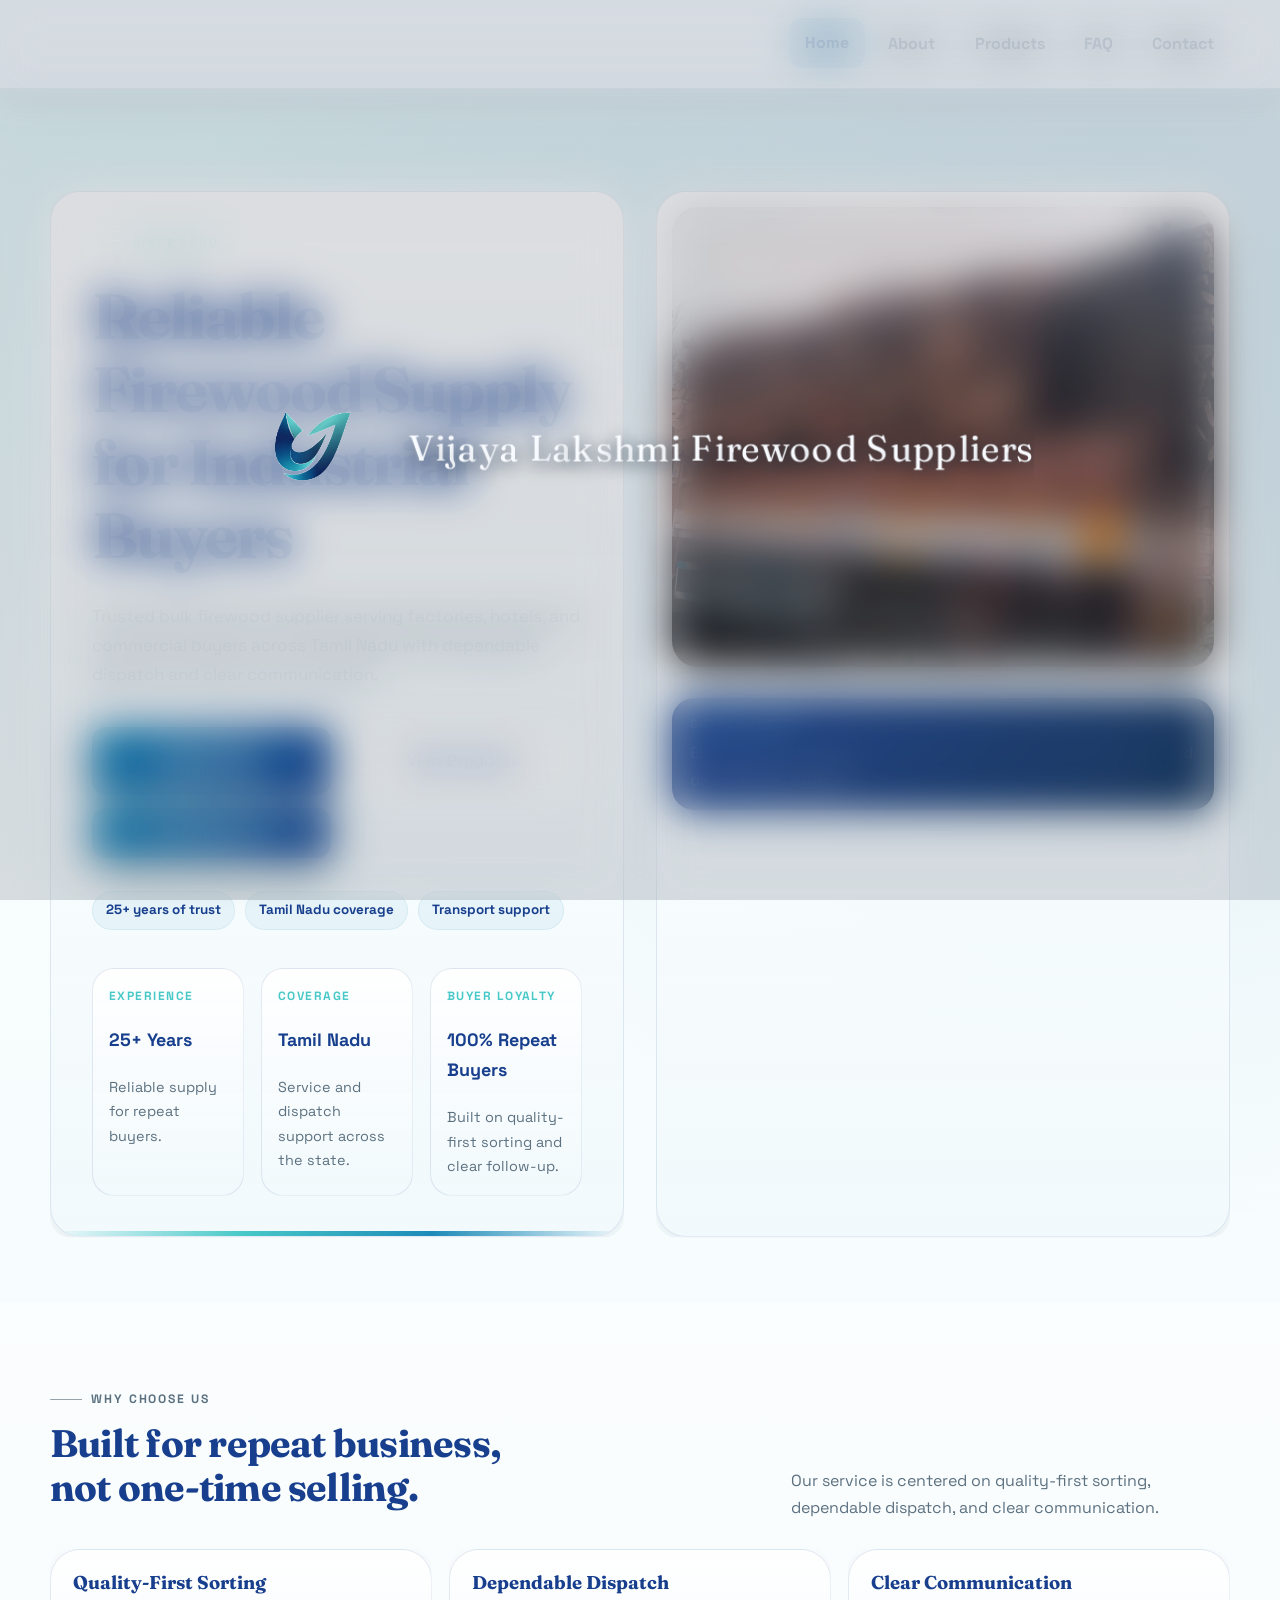
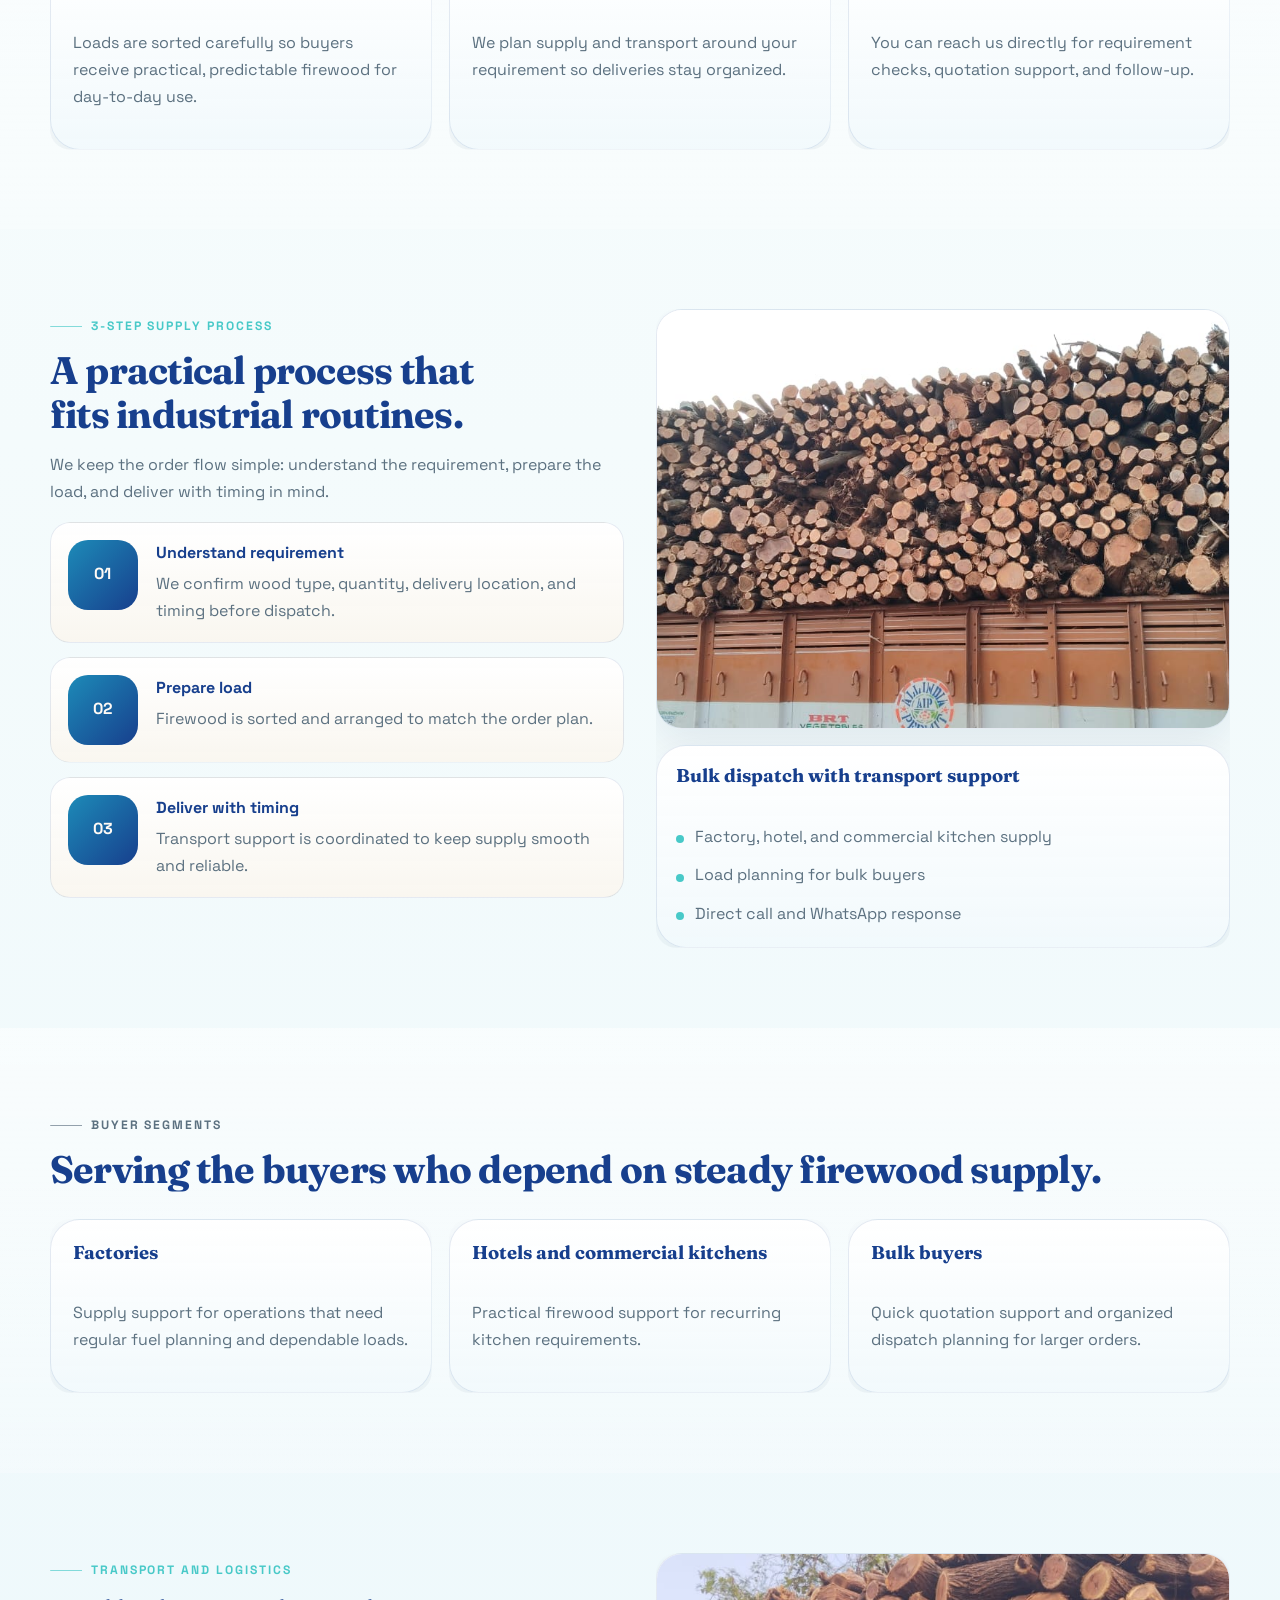
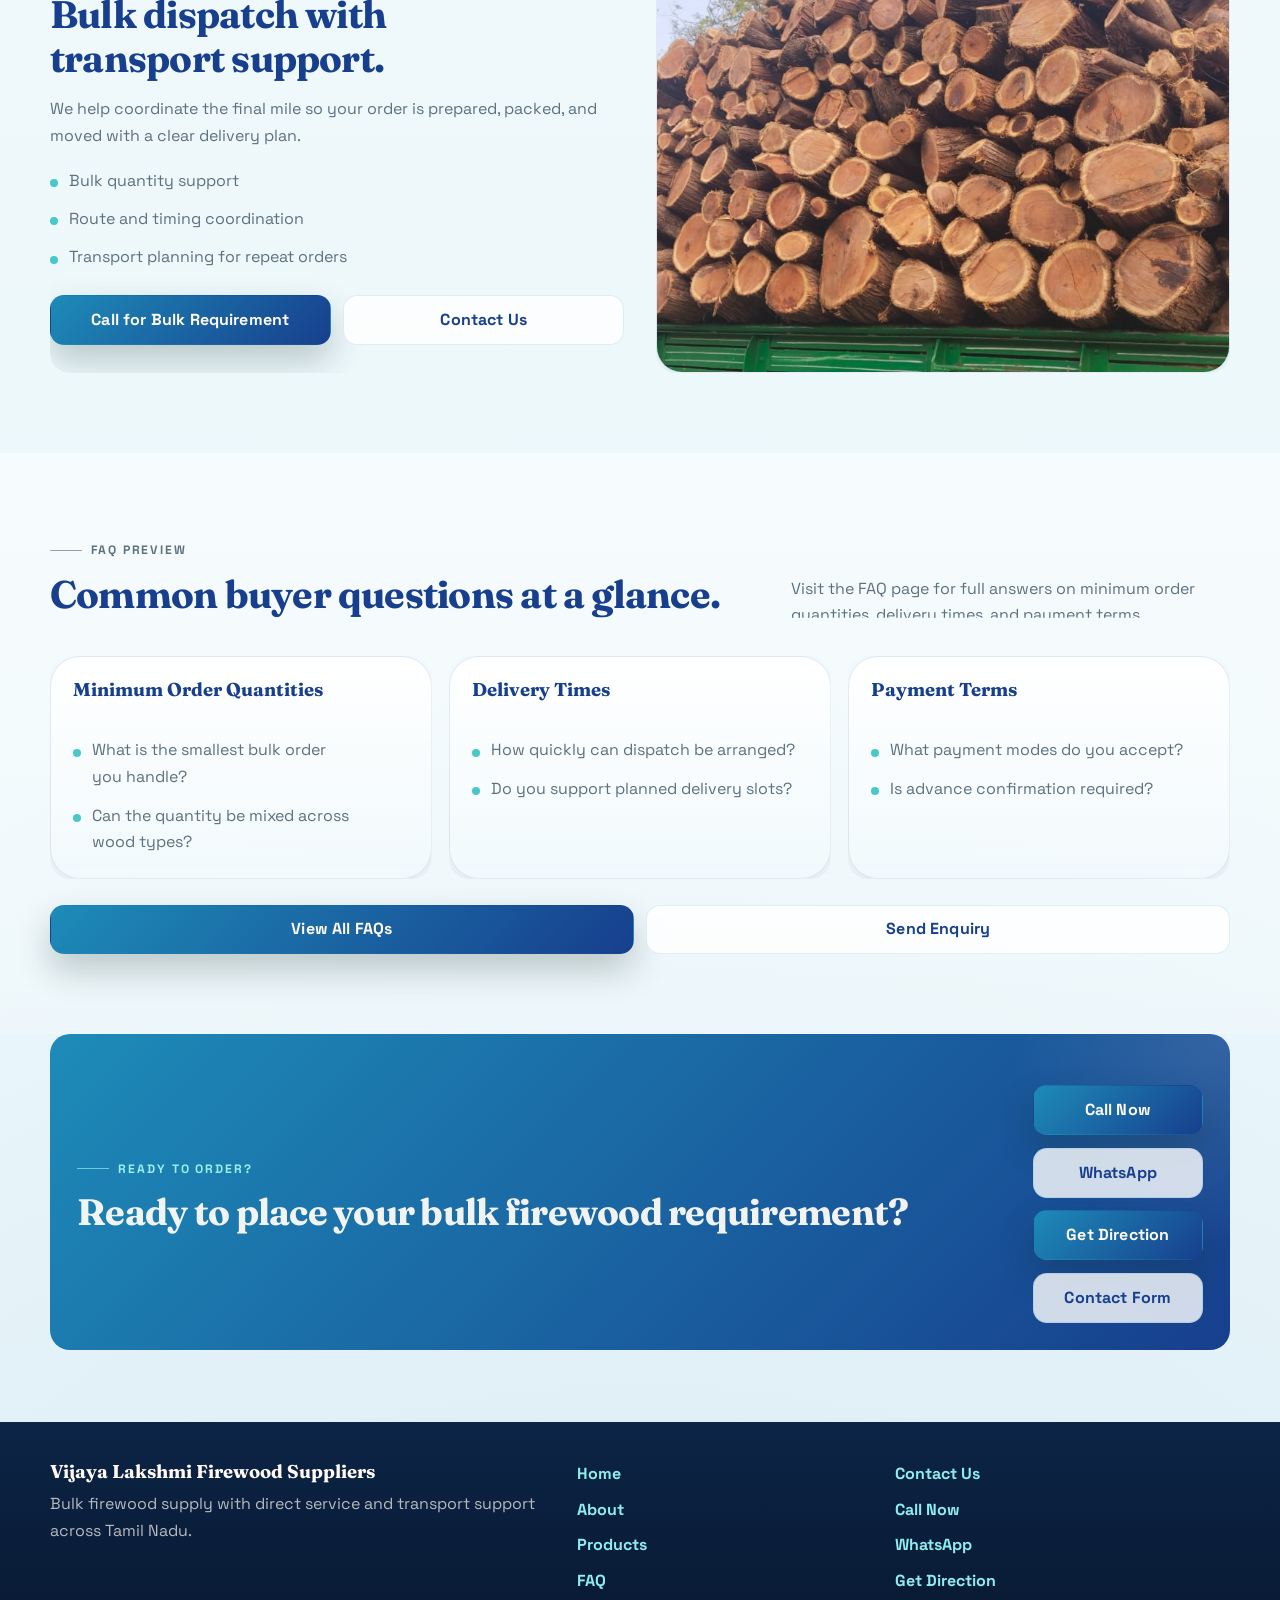
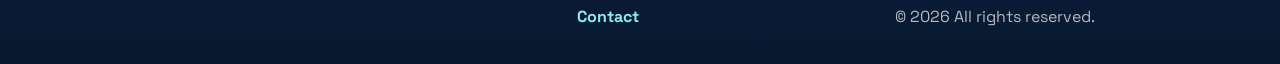
<file: index.html>
<!DOCTYPE html>
<html lang="en">
<head>
  <meta charset="UTF-8">
  <meta name="viewport" content="width=device-width, initial-scale=1.0">
  <title>Vijaya Lakshmi Firewood Suppliers | Reliable Firewood Supply for Industrial Buyers</title>
  <meta name="description" content="Vijaya Lakshmi Firewood Suppliers provides reliable bulk firewood supply for factories, hotels, commercial kitchens, and bulk buyers across Tamil Nadu.">
  <meta name="keywords" content="firewood supplier, bulk firewood Tamil Nadu, industrial firewood supply, factories, hotels, commercial kitchens">
  <script>
    (function () {
      try {
        if (window.matchMedia("(prefers-reduced-motion: reduce)").matches) {
          return;
        }

        if (!window.sessionStorage.getItem("vlf_brand_intro_seen_session_v1")) {
          document.documentElement.classList.add("brand-intro-first-visit");
        }
      } catch (error) {
        // If storage is unavailable, skip the intro to keep the page stable.
      }
    })();
  </script>
  <link rel="preconnect" href="https://fonts.googleapis.com">
  <link rel="preconnect" href="https://fonts.gstatic.com" crossorigin>
  <link href="https://fonts.googleapis.com/css2?family=Fraunces:opsz,wght@9..144,600;9..144,700&family=Space+Grotesk:wght@400;500;700&display=swap" rel="stylesheet">
  <link rel="stylesheet" href="assets/css/styles.css">
</head>
<body data-page="home">
  <header class="site-header">
    <div class="container header-wrap">
      <a href="index.html" class="brand" aria-label="Vijaya Lakshmi Firewood Suppliers home">
        <img class="brand-logo" src="assets/images/business-logo.jpg" alt="Vijaya Lakshmi Firewood Suppliers logo">
        <span class="brand-copy">
          <span class="brand-name">Vijaya Lakshmi Firewood Suppliers</span>
        </span>
      </a>

      <button class="nav-toggle" type="button" aria-expanded="false" aria-controls="primaryNav" aria-label="Open navigation">
        <span></span>
        <span></span>
        <span></span>
      </button>

      <div class="nav-panel" id="primaryNav">
        <nav class="site-nav" aria-label="Main navigation">
          <a data-page="home" href="index.html">Home</a>
          <a data-page="about" href="about.html">About</a>
          <a data-page="services" href="services.html">Products</a>
          <a data-page="faq" href="faq.html">FAQ</a>
          <a data-page="contact" href="contact.html">Contact</a>
        </nav>
      </div>
    </div>
  </header>

  <main>
    <section class="hero hero-home">
      <div class="container hero-layout">
        <div class="hero-panel" data-reveal>
          <p class="eyebrow">Since 2000</p>
          <h1>Reliable Firewood Supply for Industrial Buyers</h1>
          <p class="lead">Trusted bulk firewood supplier serving factories, hotels, and commercial buyers across Tamil Nadu with dependable dispatch and clear communication.</p>
          <div class="hero-actions">
            <a class="btn btn-primary" href="tel:+919442737292">Call for Bulk Requirement</a>
            <a class="btn btn-secondary" href="services.html">View Products</a>
            <a class="btn btn-primary" href="https://www.google.com/maps/dir/?api=1&destination=VIJAYALAKSHMI%20FIREWOOD%20SUPPLIERS%2C%20124%20Nethaji%20Street%2C%20Sivanpuram%2C%20Mettupalayam%2C%20Tamil%20Nadu%20641301&travelmode=driving" target="_blank" rel="noopener noreferrer">Get Direction</a>
          </div>
          <div class="hero-tags" aria-label="Business highlights">
            <span>25+ years of trust</span>
            <span>Tamil Nadu coverage</span>
            <span>Transport support</span>
          </div>

          <div class="stat-grid" data-stagger>
            <article class="stat-card" data-reveal>
              <span class="stat-label">Experience</span>
              <strong>25+ Years</strong>
              <p>Reliable supply for repeat buyers.</p>
            </article>
            <article class="stat-card" data-reveal>
              <span class="stat-label">Coverage</span>
              <strong>Tamil Nadu</strong>
              <p>Service and dispatch support across the state.</p>
            </article>
            <article class="stat-card" data-reveal>
              <span class="stat-label">Buyer loyalty</span>
              <strong>100% Repeat Buyers</strong>
              <p>Built on quality-first sorting and clear follow-up.</p>
            </article>
          </div>
        </div>

        <div class="hero-visual" data-reveal>
          <div class="image-frame">
            <img src="assets/images/home-hero.jpg" alt="Stacks of firewood prepared for bulk industrial supply">
          </div>
          <div class="media-card">
            <p class="media-card-label">Supply focus</p>
            <p>Every order is handled with practical timing, load preparation, and direct buyer support.</p>
          </div>
        </div>
      </div>
    </section>

    <section class="section section-soft">
      <div class="container">
        <div class="section-head section-head-split" data-reveal>
          <div>
            <p class="eyebrow">Why choose us</p>
            <h2>Built for repeat business, not one-time selling.</h2>
          </div>
          <p>Our service is centered on quality-first sorting, dependable dispatch, and clear communication.</p>
        </div>

        <div class="card-grid" data-stagger>
          <article class="info-card" data-reveal>
            <h3>Quality-First Sorting</h3>
            <p>Loads are sorted carefully so buyers receive practical, predictable firewood for day-to-day use.</p>
          </article>
          <article class="info-card" data-reveal>
            <h3>Dependable Dispatch</h3>
            <p>We plan supply and transport around your requirement so deliveries stay organized.</p>
          </article>
          <article class="info-card" data-reveal>
            <h3>Clear Communication</h3>
            <p>You can reach us directly for requirement checks, quotation support, and follow-up.</p>
          </article>
        </div>
      </div>
    </section>

    <section class="section">
      <div class="container split-layout">
        <div data-reveal>
          <p class="eyebrow">3-step supply process</p>
          <h2>A practical process that fits industrial routines.</h2>
          <p class="section-copy">We keep the order flow simple: understand the requirement, prepare the load, and deliver with timing in mind.</p>

          <ol class="process-list">
            <li data-reveal>
              <span>01</span>
              <div>
                <strong>Understand requirement</strong>
                <p>We confirm wood type, quantity, delivery location, and timing before dispatch.</p>
              </div>
            </li>
            <li data-reveal>
              <span>02</span>
              <div>
                <strong>Prepare load</strong>
                <p>Firewood is sorted and arranged to match the order plan.</p>
              </div>
            </li>
            <li data-reveal>
              <span>03</span>
              <div>
                <strong>Deliver with timing</strong>
                <p>Transport support is coordinated to keep supply smooth and reliable.</p>
              </div>
            </li>
          </ol>
        </div>

        <div class="visual-stack" data-reveal>
          <div class="visual-box">
            <img src="assets/images/transport-truck.jpg" alt="Truck used for transporting bulk firewood orders">
          </div>
          <div class="feature-panel">
            <h3>Bulk dispatch with transport support</h3>
            <ul class="feature-list">
              <li>Factory, hotel, and commercial kitchen supply</li>
              <li>Load planning for bulk buyers</li>
              <li>Direct call and WhatsApp response</li>
            </ul>
          </div>
        </div>
      </div>
    </section>

    <section class="section section-soft">
      <div class="container">
        <div class="section-head" data-reveal>
          <p class="eyebrow">Buyer segments</p>
          <h2>Serving the buyers who depend on steady firewood supply.</h2>
        </div>

        <div class="promise-grid" data-stagger>
          <article class="promise-card" data-reveal>
            <h3>Factories</h3>
            <p>Supply support for operations that need regular fuel planning and dependable loads.</p>
          </article>
          <article class="promise-card" data-reveal>
            <h3>Hotels and commercial kitchens</h3>
            <p>Practical firewood support for recurring kitchen requirements.</p>
          </article>
          <article class="promise-card" data-reveal>
            <h3>Bulk buyers</h3>
            <p>Quick quotation support and organized dispatch planning for larger orders.</p>
          </article>
        </div>
      </div>
    </section>

    <section class="section">
      <div class="container split-layout">
        <div data-reveal>
          <p class="eyebrow">Transport and logistics</p>
          <h2>Bulk dispatch with transport support.</h2>
          <p class="section-copy">We help coordinate the final mile so your order is prepared, packed, and moved with a clear delivery plan.</p>
          <ul class="feature-list feature-list-tight">
            <li>Bulk quantity support</li>
            <li>Route and timing coordination</li>
            <li>Transport planning for repeat orders</li>
          </ul>
          <div class="hero-actions">
            <a class="btn btn-primary" href="tel:+919442737292">Call for Bulk Requirement</a>
            <a class="btn btn-secondary" href="contact.html">Contact Us</a>
          </div>
        </div>

        <div class="visual-box" data-reveal>
          <img src="assets/images/about-firewood.jpg" alt="Organized stock of industrial firewood ready for supply">
        </div>
      </div>
    </section>

    <section class="section section-soft">
      <div class="container">
        <div class="section-head section-head-split" data-reveal>
          <div>
            <p class="eyebrow">FAQ preview</p>
            <h2>Common buyer questions at a glance.</h2>
          </div>
          <p>Visit the FAQ page for full answers on minimum order quantities, delivery times, and payment terms.</p>
        </div>

        <div class="card-grid" data-stagger>
          <article class="info-card" data-reveal>
            <h3>Minimum Order Quantities</h3>
            <ul class="feature-list">
              <li>What is the smallest bulk order you handle?</li>
              <li>Can the quantity be mixed across wood types?</li>
            </ul>
          </article>
          <article class="info-card" data-reveal>
            <h3>Delivery Times</h3>
            <ul class="feature-list">
              <li>How quickly can dispatch be arranged?</li>
              <li>Do you support planned delivery slots?</li>
            </ul>
          </article>
          <article class="info-card" data-reveal>
            <h3>Payment Terms</h3>
            <ul class="feature-list">
              <li>What payment modes do you accept?</li>
              <li>Is advance confirmation required?</li>
            </ul>
          </article>
        </div>

        <div class="hero-actions" style="margin-top: 1.6rem;">
          <a class="btn btn-primary" href="faq.html">View All FAQs</a>
          <a class="btn btn-secondary" href="contact.html">Send Enquiry</a>
        </div>
      </div>
    </section>

    <section class="cta-strip">
      <div class="container cta-strip-wrap" data-reveal>
        <div>
          <p class="eyebrow">Ready to order?</p>
          <h2>Ready to place your bulk firewood requirement?</h2>
        </div>
        <div class="hero-actions">
          <a class="btn btn-primary" href="tel:+919442737292">Call Now</a>
          <a class="btn btn-secondary" href="https://wa.me/917598244292" target="_blank" rel="noopener noreferrer">WhatsApp</a>
          <a class="btn btn-primary" href="https://www.google.com/maps/dir/?api=1&destination=VIJAYALAKSHMI%20FIREWOOD%20SUPPLIERS%2C%20124%20Nethaji%20Street%2C%20Sivanpuram%2C%20Mettupalayam%2C%20Tamil%20Nadu%20641301&travelmode=driving" target="_blank" rel="noopener noreferrer">Get Direction</a>
          <a class="btn btn-secondary" href="contact.html">Contact Form</a>
        </div>
      </div>
    </section>
  </main>

  <footer class="site-footer">
    <div class="container footer-grid">
      <div class="footer-brand">
        <h3>Vijaya Lakshmi Firewood Suppliers</h3>
        <p>Bulk firewood supply with direct service and transport support across Tamil Nadu.</p>
      </div>
      <div class="footer-links">
        <a href="index.html">Home</a>
        <a href="about.html">About</a>
        <a href="services.html">Products</a>
        <a href="faq.html">FAQ</a>
        <a href="contact.html">Contact</a>
      </div>
      <div class="footer-contact">
        <a href="contact.html">Contact Us</a>
        <a href="tel:+919442737292">Call Now</a>
        <a href="https://wa.me/917598244292" target="_blank" rel="noopener noreferrer">WhatsApp</a>
        <a href="https://www.google.com/maps/dir/?api=1&destination=VIJAYALAKSHMI%20FIREWOOD%20SUPPLIERS%2C%20124%20Nethaji%20Street%2C%20Sivanpuram%2C%20Mettupalayam%2C%20Tamil%20Nadu%20641301&travelmode=driving" target="_blank" rel="noopener noreferrer">Get Direction</a>
        <p>&copy; <span id="year"></span> All rights reserved.</p>
      </div>
    </div>
  </footer>

  <script src="assets/js/script.js"></script>
</body>
</html>
</file>
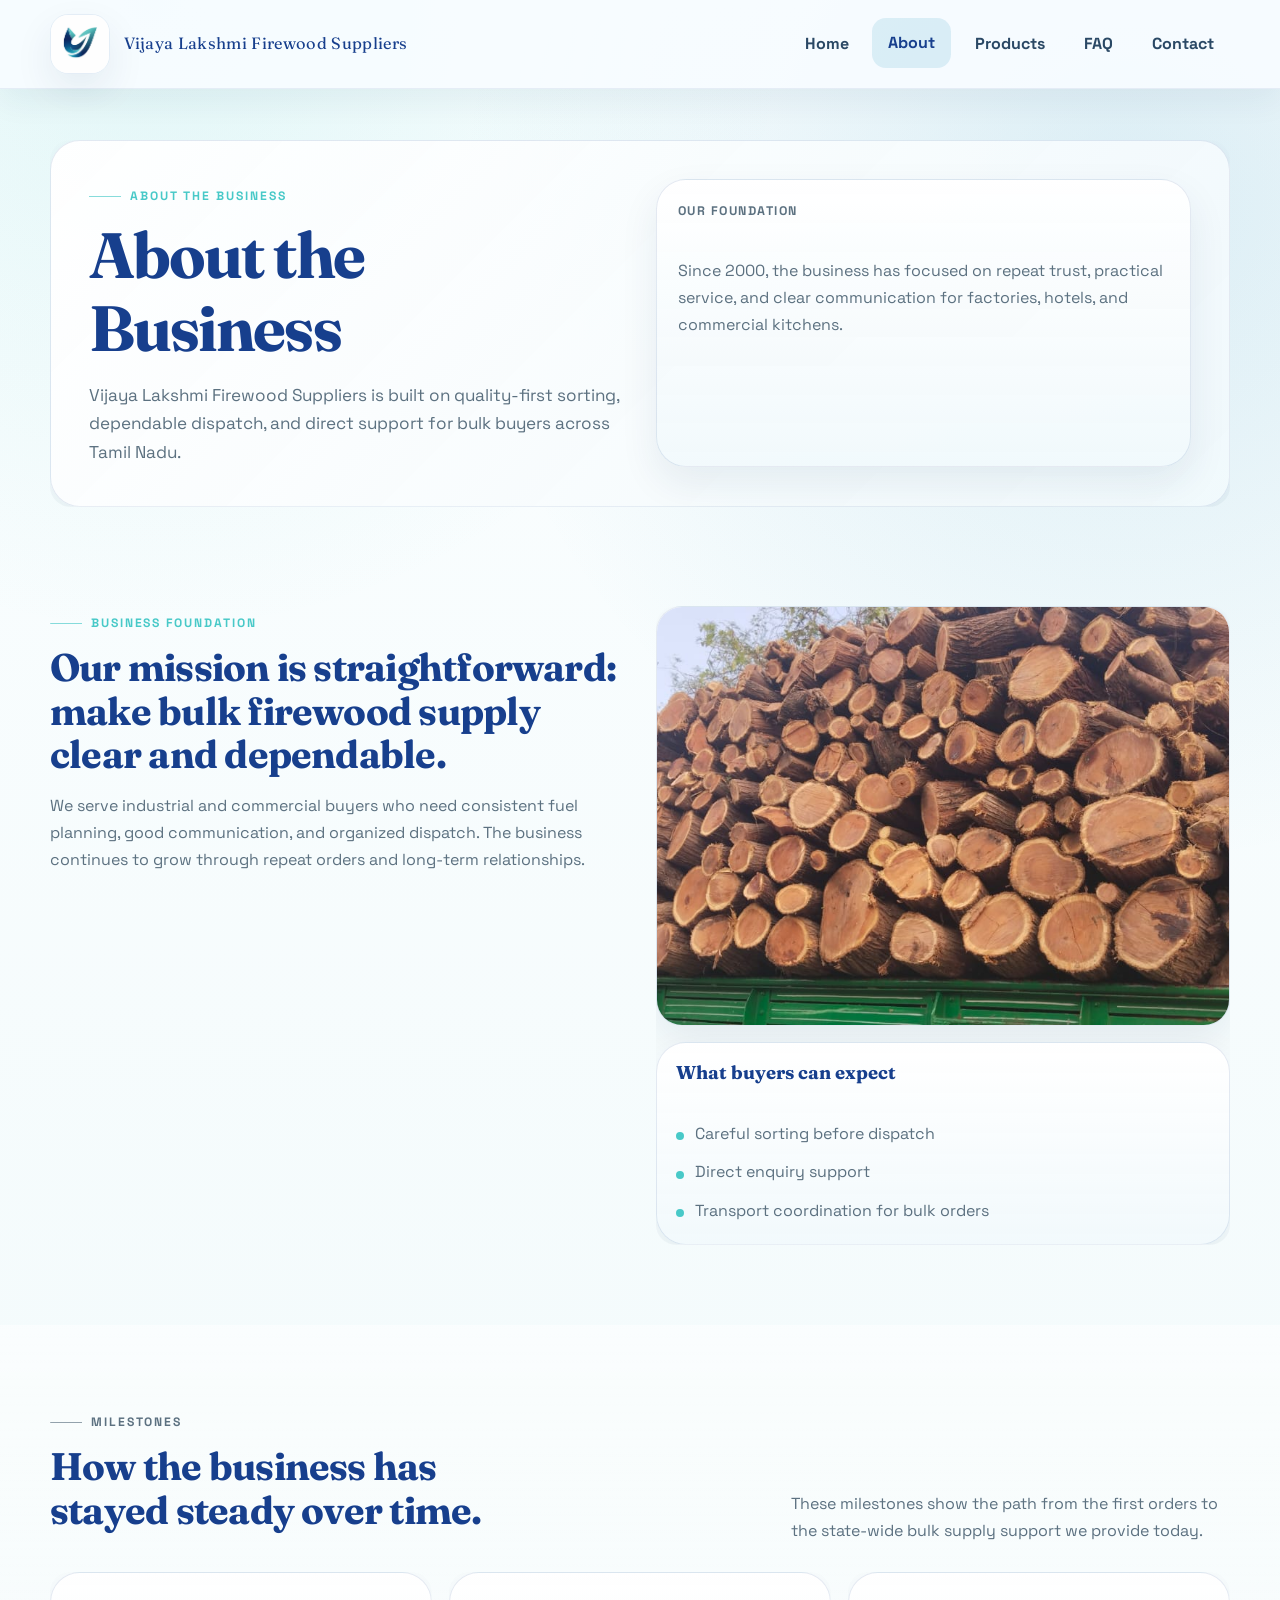
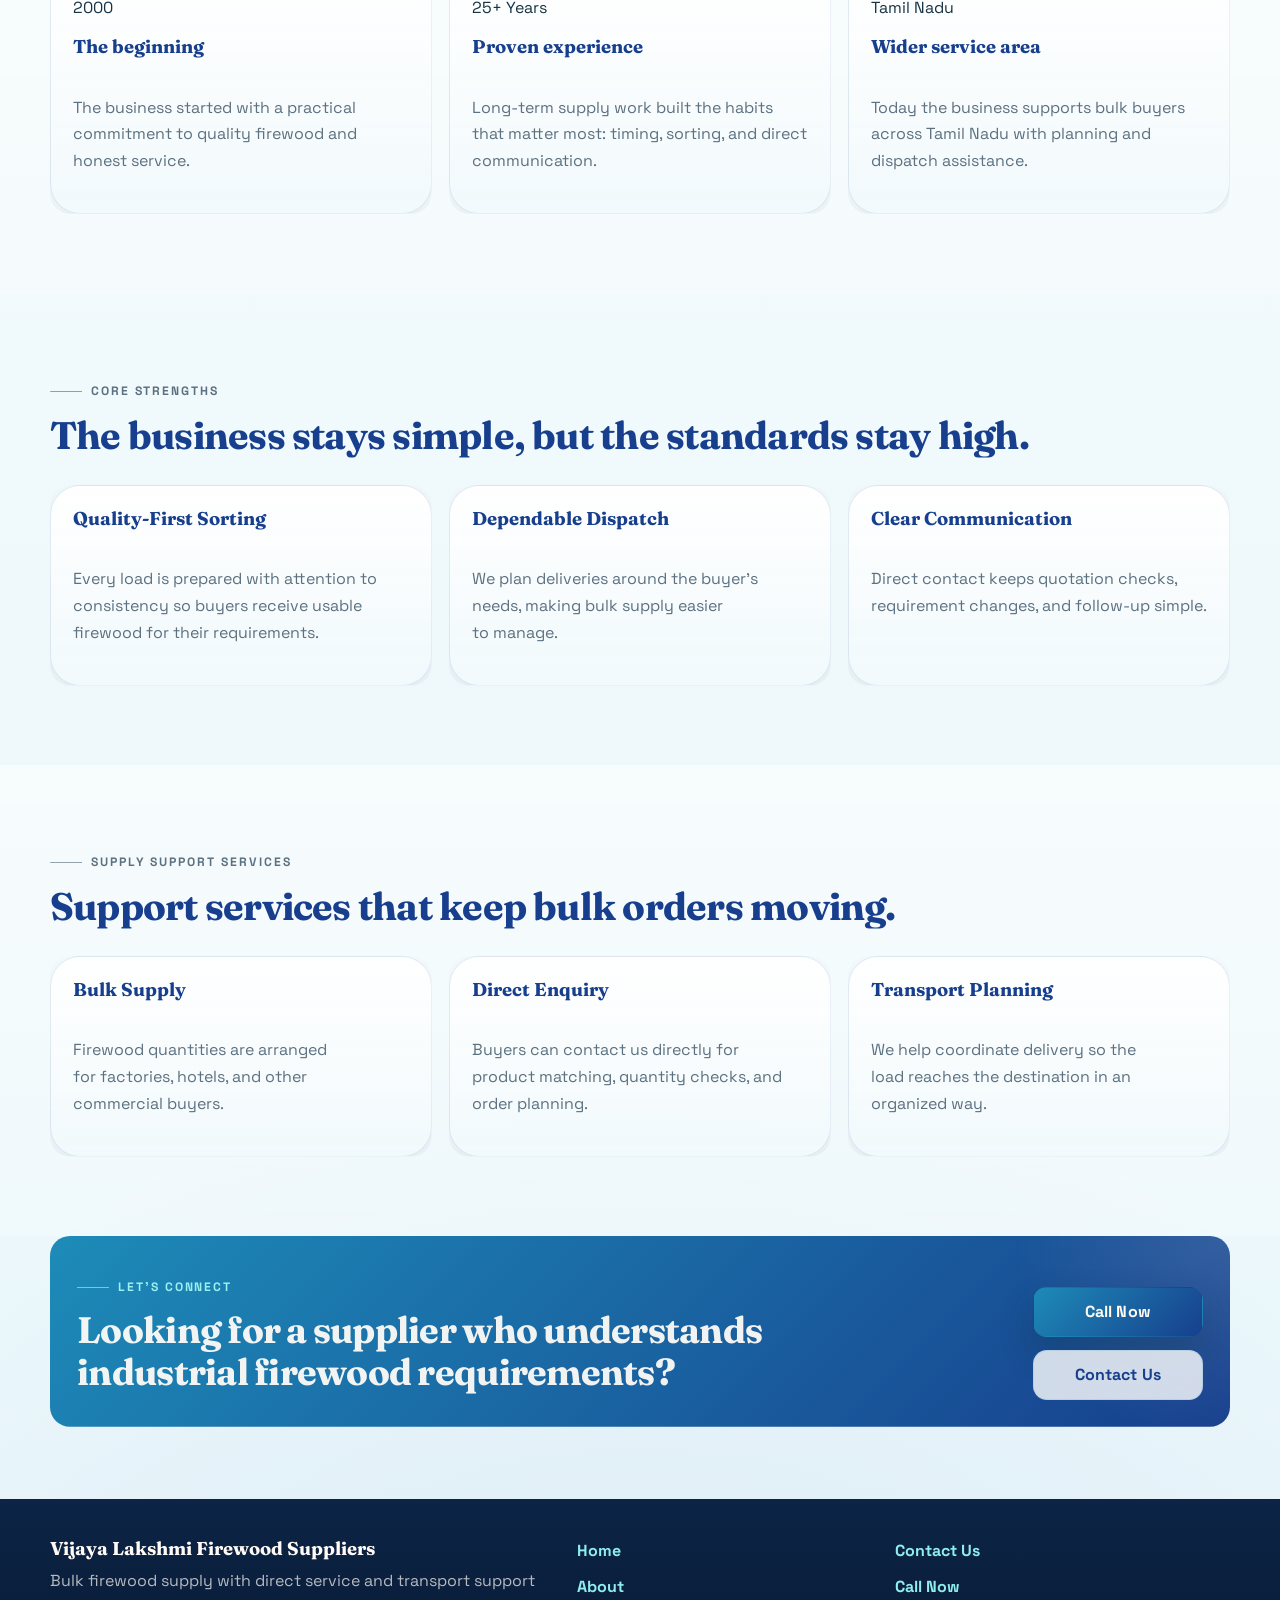
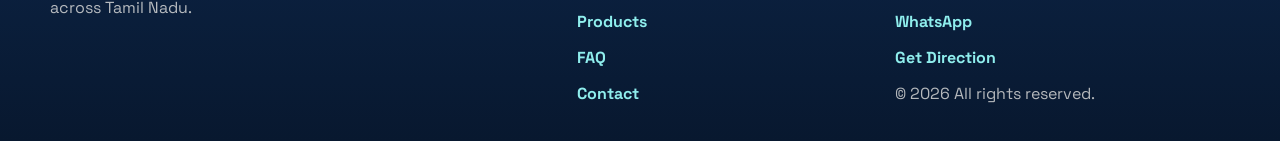
<file: about.html>
<!DOCTYPE html>
<html lang="en">
<head>
  <meta charset="UTF-8">
  <meta name="viewport" content="width=device-width, initial-scale=1.0">
  <title>About Us | Vijaya Lakshmi Firewood Suppliers</title>
  <meta name="description" content="Learn about Vijaya Lakshmi Firewood Suppliers, a trusted bulk firewood business serving industrial and commercial buyers across Tamil Nadu since 2000.">
  <meta name="keywords" content="about firewood supplier, industrial firewood Tamil Nadu, bulk firewood business, trusted supplier">
  <script>
    (function () {
      try {
        if (window.matchMedia("(prefers-reduced-motion: reduce)").matches) {
          return;
        }

        if (!window.sessionStorage.getItem("vlf_brand_intro_seen_session_v1")) {
          document.documentElement.classList.add("brand-intro-first-visit");
        }
      } catch (error) {
        // If storage is unavailable, skip the intro to keep the page stable.
      }
    })();
  </script>
  <link rel="preconnect" href="https://fonts.googleapis.com">
  <link rel="preconnect" href="https://fonts.gstatic.com" crossorigin>
  <link href="https://fonts.googleapis.com/css2?family=Fraunces:opsz,wght@9..144,600;9..144,700&family=Space+Grotesk:wght@400;500;700&display=swap" rel="stylesheet">
  <link rel="stylesheet" href="assets/css/styles.css">
</head>
<body data-page="about">
  <header class="site-header">
    <div class="container header-wrap">
      <a href="index.html" class="brand" aria-label="Vijaya Lakshmi Firewood Suppliers home">
        <img class="brand-logo" src="assets/images/business-logo.jpg" alt="Vijaya Lakshmi Firewood Suppliers logo">
        <span class="brand-copy">
          <span class="brand-name">Vijaya Lakshmi Firewood Suppliers</span>
        </span>
      </a>

      <button class="nav-toggle" type="button" aria-expanded="false" aria-controls="primaryNav" aria-label="Open navigation">
        <span></span>
        <span></span>
        <span></span>
      </button>

      <div class="nav-panel" id="primaryNav">
        <nav class="site-nav" aria-label="Main navigation">
          <a data-page="home" href="index.html">Home</a>
          <a data-page="about" href="about.html">About</a>
          <a data-page="services" href="services.html">Products</a>
          <a data-page="faq" href="faq.html">FAQ</a>
          <a data-page="contact" href="contact.html">Contact</a>
        </nav>
      </div>
    </div>
  </header>

  <main>
    <section class="page-hero">
      <div class="container page-hero-shell" data-reveal>
        <div>
          <p class="eyebrow">About the business</p>
          <h1>About the Business</h1>
          <p class="lead">Vijaya Lakshmi Firewood Suppliers is built on quality-first sorting, dependable dispatch, and direct support for bulk buyers across Tamil Nadu.</p>
        </div>
        <div class="hero-side-card">
          <p class="hero-side-label">Our foundation</p>
          <p>Since 2000, the business has focused on repeat trust, practical service, and clear communication for factories, hotels, and commercial kitchens.</p>
        </div>
      </div>
    </section>

    <section class="section">
      <div class="container split-layout">
        <div data-reveal>
          <p class="eyebrow">Business foundation</p>
          <h2>Our mission is straightforward: make bulk firewood supply clear and dependable.</h2>
          <p class="section-copy">We serve industrial and commercial buyers who need consistent fuel planning, good communication, and organized dispatch. The business continues to grow through repeat orders and long-term relationships.</p>
        </div>

        <div class="visual-stack" data-reveal>
          <div class="visual-box">
            <img src="assets/images/about-firewood.jpg" alt="Organized stock of industrial firewood ready for supply">
          </div>
          <div class="feature-panel">
            <h3>What buyers can expect</h3>
            <ul class="feature-list">
              <li>Careful sorting before dispatch</li>
              <li>Direct enquiry support</li>
              <li>Transport coordination for bulk orders</li>
            </ul>
          </div>
        </div>
      </div>
    </section>

    <section class="section section-soft">
      <div class="container">
        <div class="section-head section-head-split" data-reveal>
          <div>
            <p class="eyebrow">Milestones</p>
            <h2>How the business has stayed steady over time.</h2>
          </div>
          <p>These milestones show the path from the first orders to the state-wide bulk supply support we provide today.</p>
        </div>

        <div class="timeline-grid" data-stagger>
          <article class="timeline-card" data-reveal>
            <span>2000</span>
            <h3>The beginning</h3>
            <p>The business started with a practical commitment to quality firewood and honest service.</p>
          </article>
          <article class="timeline-card" data-reveal>
            <span>25+ Years</span>
            <h3>Proven experience</h3>
            <p>Long-term supply work built the habits that matter most: timing, sorting, and direct communication.</p>
          </article>
          <article class="timeline-card" data-reveal>
            <span>Tamil Nadu</span>
            <h3>Wider service area</h3>
            <p>Today the business supports bulk buyers across Tamil Nadu with planning and dispatch assistance.</p>
          </article>
        </div>
      </div>
    </section>

    <section class="section">
      <div class="container">
        <div class="section-head" data-reveal>
          <p class="eyebrow">Core strengths</p>
          <h2>The business stays simple, but the standards stay high.</h2>
        </div>

        <div class="card-grid" data-stagger>
          <article class="info-card" data-reveal>
            <h3>Quality-First Sorting</h3>
            <p>Every load is prepared with attention to consistency so buyers receive usable firewood for their requirements.</p>
          </article>
          <article class="info-card" data-reveal>
            <h3>Dependable Dispatch</h3>
            <p>We plan deliveries around the buyer's needs, making bulk supply easier to manage.</p>
          </article>
          <article class="info-card" data-reveal>
            <h3>Clear Communication</h3>
            <p>Direct contact keeps quotation checks, requirement changes, and follow-up simple.</p>
          </article>
        </div>
      </div>
    </section>

    <section class="section section-soft">
      <div class="container">
        <div class="section-head" data-reveal>
          <p class="eyebrow">Supply support services</p>
          <h2>Support services that keep bulk orders moving.</h2>
        </div>

        <div class="promise-grid" data-stagger>
          <article class="promise-card" data-reveal>
            <h3>Bulk Supply</h3>
            <p>Firewood quantities are arranged for factories, hotels, and other commercial buyers.</p>
          </article>
          <article class="promise-card" data-reveal>
            <h3>Direct Enquiry</h3>
            <p>Buyers can contact us directly for product matching, quantity checks, and order planning.</p>
          </article>
          <article class="promise-card" data-reveal>
            <h3>Transport Planning</h3>
            <p>We help coordinate delivery so the load reaches the destination in an organized way.</p>
          </article>
        </div>
      </div>
    </section>

    <section class="cta-strip">
      <div class="container cta-strip-wrap" data-reveal>
        <div>
          <p class="eyebrow">Let's connect</p>
          <h2>Looking for a supplier who understands industrial firewood requirements?</h2>
        </div>
        <div class="hero-actions">
          <a class="btn btn-primary" href="tel:+919442737292">Call Now</a>
          <a class="btn btn-secondary" href="contact.html">Contact Us</a>
        </div>
      </div>
    </section>
  </main>

  <footer class="site-footer">
    <div class="container footer-grid">
      <div class="footer-brand">
        <h3>Vijaya Lakshmi Firewood Suppliers</h3>
        <p>Bulk firewood supply with direct service and transport support across Tamil Nadu.</p>
      </div>
      <div class="footer-links">
        <a href="index.html">Home</a>
        <a href="about.html">About</a>
        <a href="services.html">Products</a>
        <a href="faq.html">FAQ</a>
        <a href="contact.html">Contact</a>
      </div>
      <div class="footer-contact">
        <a href="contact.html">Contact Us</a>
        <a href="tel:+919442737292">Call Now</a>
        <a href="https://wa.me/917598244292" target="_blank" rel="noopener noreferrer">WhatsApp</a>
        <a href="https://www.google.com/maps/dir/?api=1&destination=VIJAYALAKSHMI%20FIREWOOD%20SUPPLIERS%2C%20124%20Nethaji%20Street%2C%20Sivanpuram%2C%20Mettupalayam%2C%20Tamil%20Nadu%20641301&travelmode=driving" target="_blank" rel="noopener noreferrer">Get Direction</a>
        <p>&copy; <span id="year"></span> All rights reserved.</p>
      </div>
    </div>
  </footer>

  <script src="assets/js/script.js"></script>
</body>
</html>
</file>
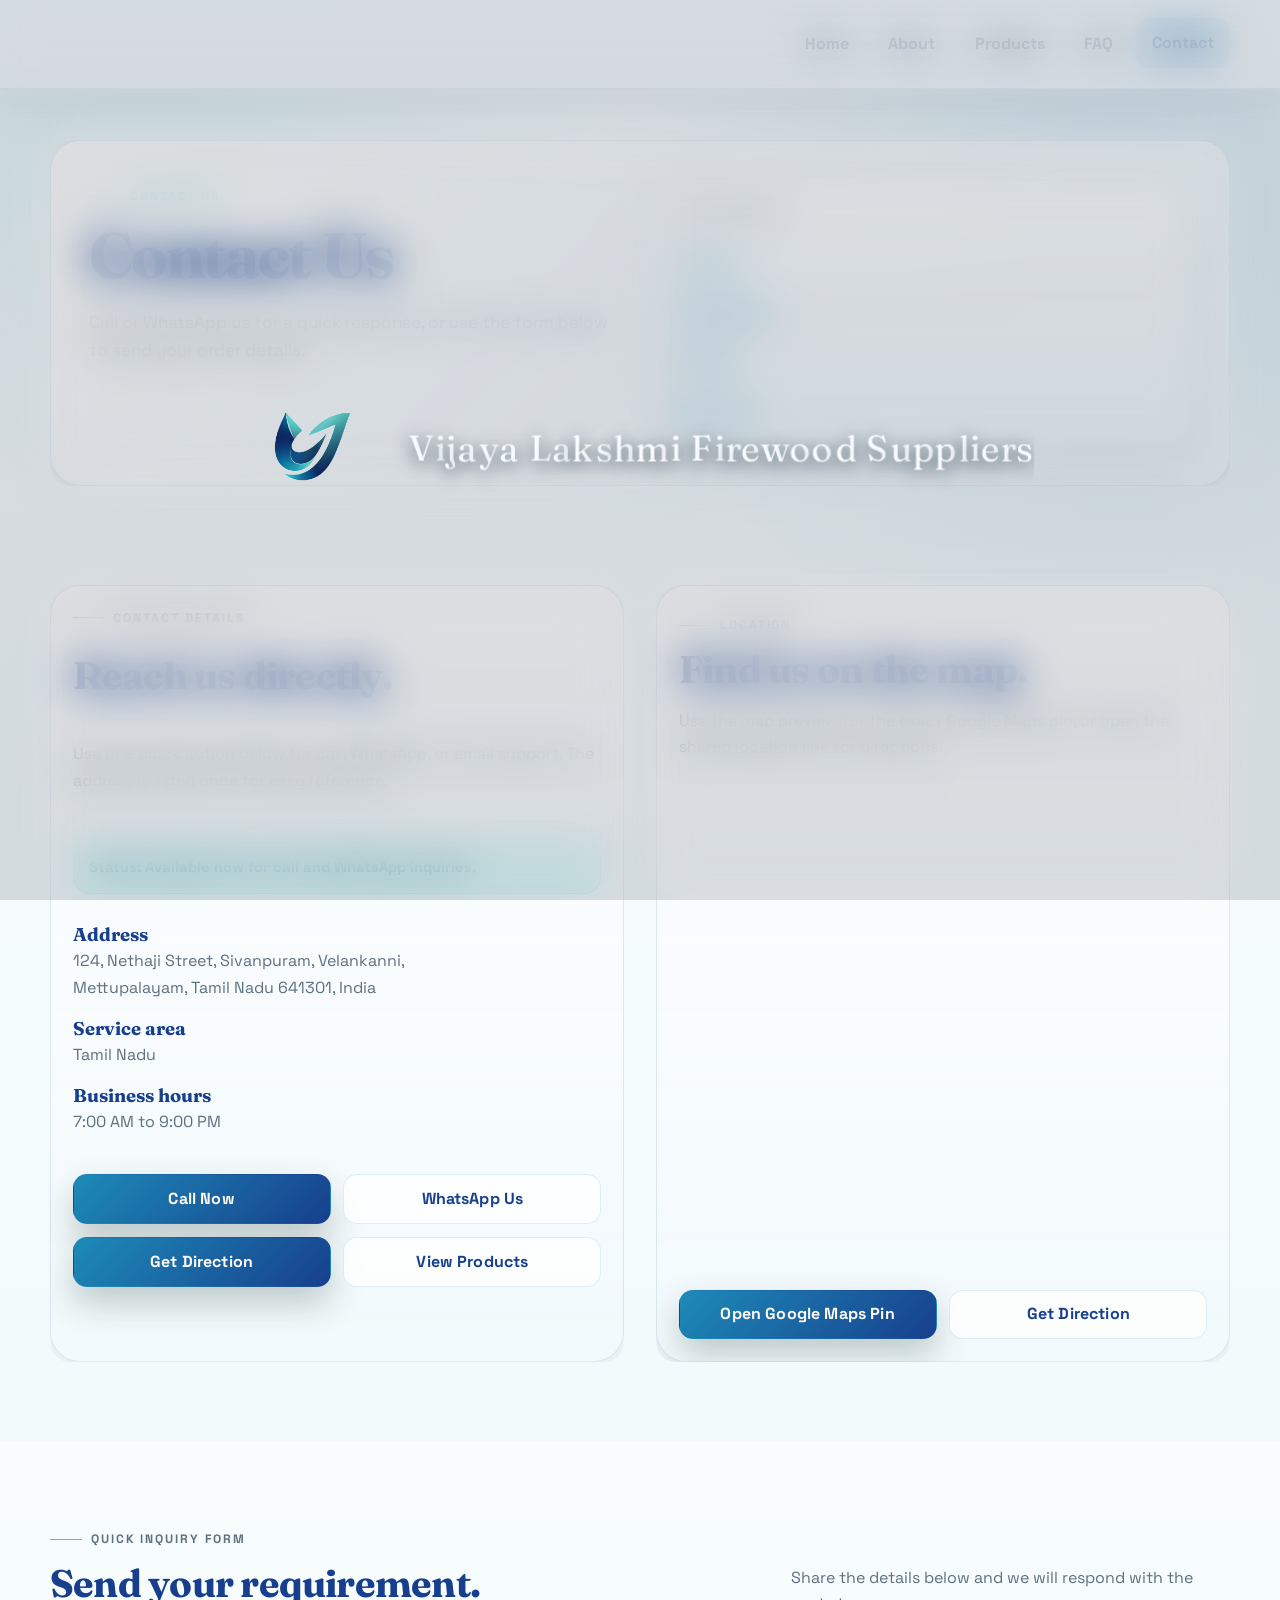
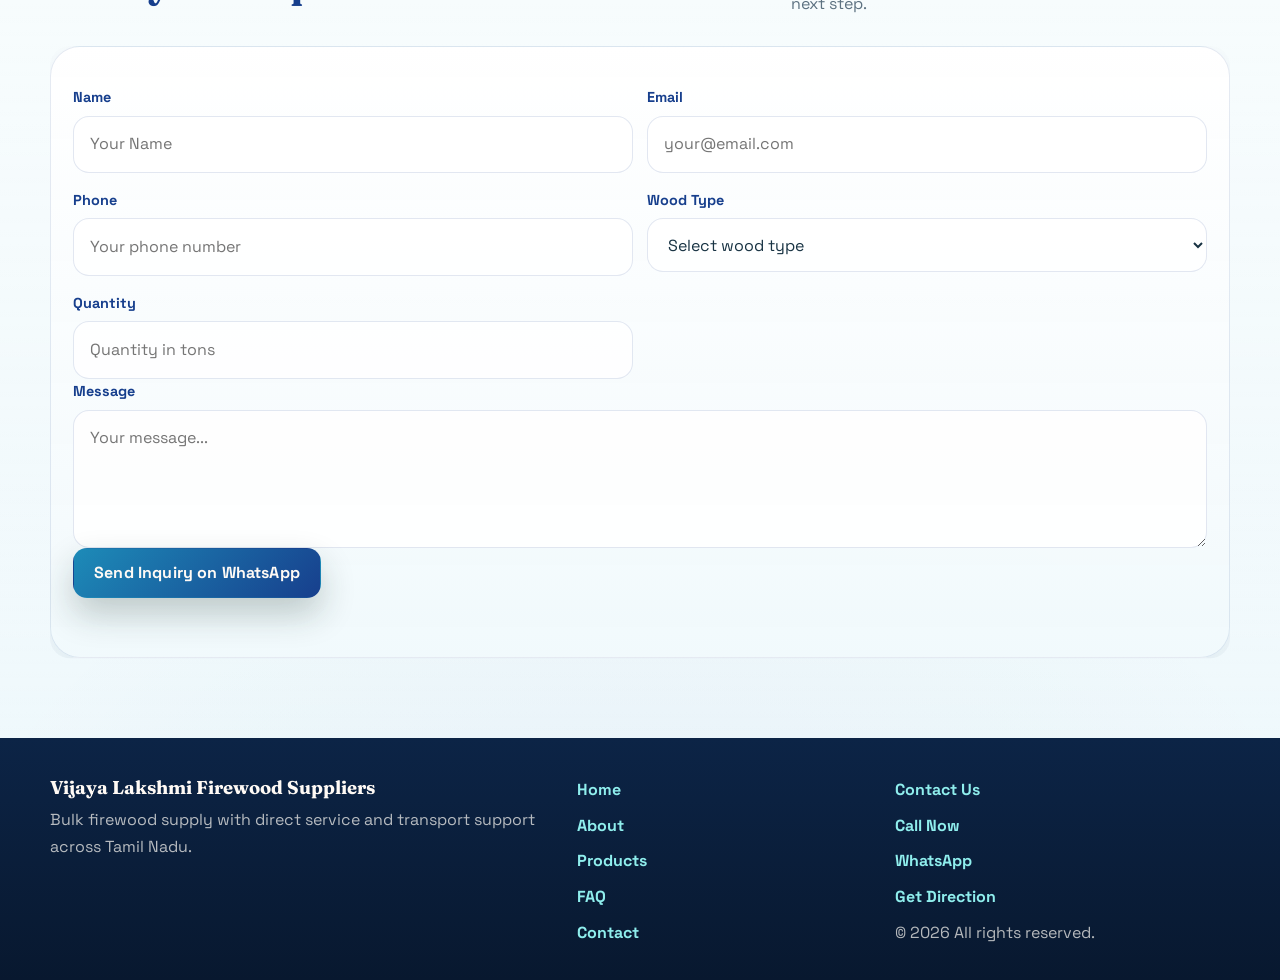
<file: contact.html>
<!DOCTYPE html>
<html lang="en">
<head>
  <meta charset="UTF-8">
  <meta name="viewport" content="width=device-width, initial-scale=1.0">
  <title>Contact | Vijaya Lakshmi Firewood Suppliers</title>
  <meta name="description" content="Contact Vijaya Lakshmi Firewood Suppliers for bulk industrial firewood orders, direct calls, WhatsApp inquiries, and location details.">
  <meta name="keywords" content="firewood supplier contact, bulk firewood Tamil Nadu, industrial firewood enquiry, contact firewood supplier">
  <script>
    (function () {
      try {
        if (window.matchMedia("(prefers-reduced-motion: reduce)").matches) {
          return;
        }

        if (!window.sessionStorage.getItem("vlf_brand_intro_seen_session_v1")) {
          document.documentElement.classList.add("brand-intro-first-visit");
        }
      } catch (error) {
        // If storage is unavailable, skip the intro to keep the page stable.
      }
    })();
  </script>
  <link rel="preconnect" href="https://fonts.googleapis.com">
  <link rel="preconnect" href="https://fonts.gstatic.com" crossorigin>
  <link href="https://fonts.googleapis.com/css2?family=Fraunces:opsz,wght@9..144,600;9..144,700&family=Space+Grotesk:wght@400;500;700&display=swap" rel="stylesheet">
  <link rel="stylesheet" href="assets/css/styles.css">
</head>
<body data-page="contact">
  <header class="site-header">
    <div class="container header-wrap">
      <a href="index.html" class="brand" aria-label="Vijaya Lakshmi Firewood Suppliers home">
        <img class="brand-logo" src="assets/images/business-logo.jpg" alt="Vijaya Lakshmi Firewood Suppliers logo">
        <span class="brand-copy">
          <span class="brand-name">Vijaya Lakshmi Firewood Suppliers</span>
        </span>
      </a>

      <button class="nav-toggle" type="button" aria-expanded="false" aria-controls="primaryNav" aria-label="Open navigation">
        <span></span>
        <span></span>
        <span></span>
      </button>

      <div class="nav-panel" id="primaryNav">
        <nav class="site-nav" aria-label="Main navigation">
          <a data-page="home" href="index.html">Home</a>
          <a data-page="about" href="about.html">About</a>
          <a data-page="services" href="services.html">Products</a>
          <a data-page="faq" href="faq.html">FAQ</a>
          <a data-page="contact" href="contact.html">Contact</a>
        </nav>
      </div>
    </div>
  </header>

  <main>
    <section class="page-hero">
      <div class="container page-hero-shell" data-reveal>
        <div>
          <p class="eyebrow">Contact us</p>
          <h1>Contact Us</h1>
          <p class="lead">Call or WhatsApp us for a quick response, or use the form below to send your order details.</p>
        </div>
        <div class="hero-side-card">
          <p class="hero-side-label">Quick access</p>
          <a class="hero-side-link" href="tel:+919442737292">Call now</a>
          <a class="hero-side-link" href="https://wa.me/917598244292" target="_blank" rel="noopener noreferrer">WhatsApp us</a>
          <a class="hero-side-link" href="mailto:garumugam251@gmail.com">Email us</a>
          <a class="hero-side-link" href="https://www.google.com/maps/dir/?api=1&destination=VIJAYALAKSHMI%20FIREWOOD%20SUPPLIERS%2C%20124%20Nethaji%20Street%2C%20Sivanpuram%2C%20Mettupalayam%2C%20Tamil%20Nadu%20641301&travelmode=driving" target="_blank" rel="noopener noreferrer">Open map</a>
        </div>
      </div>
    </section>

    <section class="section">
      <div class="container contact-grid">
        <div class="contact-card" data-reveal>
          <p class="eyebrow">Contact details</p>
          <h2>Reach us directly.</h2>
          <p class="section-copy">Use one quick action below for call, WhatsApp, or email support. The address is listed once for easy reference.</p>
          <p id="availabilityStatus" class="status-line" aria-live="polite"></p>

          <div class="contact-list">
            <div class="contact-item">
              <h3>Address</h3>
              <p>
                124, Nethaji Street, Sivanpuram, Velankanni,<br>
                Mettupalayam, Tamil Nadu 641301, India
              </p>
            </div>
            <div class="contact-item">
              <h3>Service area</h3>
              <p>Tamil Nadu</p>
            </div>
            <div class="contact-item">
              <h3>Business hours</h3>
              <p>7:00 AM to 9:00 PM</p>
            </div>
          </div>

          <div class="hero-actions">
            <a class="btn btn-primary" href="tel:+919442737292">Call Now</a>
            <a class="btn btn-secondary" href="https://wa.me/917598244292" target="_blank" rel="noopener noreferrer">WhatsApp Us</a>
            <a class="btn btn-primary" href="https://www.google.com/maps/dir/?api=1&destination=VIJAYALAKSHMI%20FIREWOOD%20SUPPLIERS%2C%20124%20Nethaji%20Street%2C%20Sivanpuram%2C%20Mettupalayam%2C%20Tamil%20Nadu%20641301&travelmode=driving" target="_blank" rel="noopener noreferrer">Get Direction</a>
            <a class="btn btn-secondary" href="services.html">View Products</a>
          </div>
        </div>

        <div class="map-card" data-reveal>
          <div class="section-head">
            <p class="eyebrow">Location</p>
            <h2>Find us on the map.</h2>
            <p>Use the map preview for the exact Google Maps pin, or open the shared location link for directions.</p>
          </div>
          <iframe
            class="location-map"
            title="Google Maps preview of Vijaya Lakshmi Firewood Suppliers"
            src="https://www.google.com/maps?q=VIJAYALAKSHMI%20FIREWOOD%20SUPPLIERS%2C%20124%20Nethaji%20Street%2C%20Sivanpuram%2C%20Mettupalayam%2C%20Tamil%20Nadu%20641301&output=embed"
            loading="lazy"
            referrerpolicy="no-referrer-when-downgrade"
            aria-label="Google Maps preview of Vijaya Lakshmi Firewood Suppliers"></iframe>
          <div class="hero-actions">
            <a class="btn btn-primary" href="https://maps.app.goo.gl/jQrUpciFygktfFiK9?g_st=aw" target="_blank" rel="noopener noreferrer">Open Google Maps Pin</a>
            <a class="btn btn-secondary" href="https://www.google.com/maps/dir/?api=1&destination=VIJAYALAKSHMI%20FIREWOOD%20SUPPLIERS%2C%20124%20Nethaji%20Street%2C%20Sivanpuram%2C%20Mettupalayam%2C%20Tamil%20Nadu%20641301&travelmode=driving" target="_blank" rel="noopener noreferrer">Get Direction</a>
          </div>
        </div>
      </div>
    </section>

    <section class="section section-soft">
      <div class="container">
        <div class="section-head section-head-split" data-reveal>
          <div>
            <p class="eyebrow">Quick inquiry form</p>
            <h2>Send your requirement.</h2>
          </div>
          <p>Share the details below and we will respond with the next step.</p>
        </div>

        <div class="contact-card" data-reveal>
          <form id="quickInquiryForm" class="inquiry-form" novalidate>
            <div class="form-grid">
              <label class="form-field">
                <span>Name</span>
                <input id="customerName" name="customerName" type="text" placeholder="Your Name" required>
              </label>

              <label class="form-field">
                <span>Email</span>
                <input id="customerEmail" name="customerEmail" type="email" placeholder="your@email.com" required>
              </label>

              <label class="form-field">
                <span>Phone</span>
                <input id="customerPhone" name="customerPhone" type="tel" placeholder="Your phone number" required>
              </label>

              <label class="form-field">
                <span>Wood Type</span>
                <select id="woodType" name="woodType" required>
                  <option value="">Select wood type</option>
                  <option value="Karuvelam Wood">Karuvelam Wood</option>
                  <option value="Rubber Wood">Rubber Wood</option>
                  <option value="Eucalyptus Wood">Eucalyptus Wood</option>
                  <option value="Tamarind Wood">Tamarind Wood</option>
                  <option value="Savukku Wood">Savukku Wood</option>
                  <option value="Timber Wood">Timber Wood</option>
                  <option value="Palajathi Wood">Palajathi Wood</option>
                  <option value="Mixed Firewood">Mixed Firewood</option>
                </select>
              </label>

              <label class="form-field">
                <span>Quantity</span>
                <input id="quantity" name="quantity" type="number" min="5" step="0.1" placeholder="Quantity in tons" required>
              </label>
            </div>

            <label class="form-field">
              <span>Message</span>
              <textarea id="requirementDetails" name="requirementDetails" rows="4" maxlength="500" placeholder="Your message..."></textarea>
            </label>

            <button class="btn btn-primary" type="submit">Send Inquiry on WhatsApp</button>
            <p id="formFeedback" class="form-feedback" aria-live="polite"></p>
          </form>
        </div>
      </div>
    </section>
  </main>

  <footer class="site-footer">
    <div class="container footer-grid">
      <div class="footer-brand">
        <h3>Vijaya Lakshmi Firewood Suppliers</h3>
        <p>Bulk firewood supply with direct service and transport support across Tamil Nadu.</p>
      </div>
      <div class="footer-links">
        <a href="index.html">Home</a>
        <a href="about.html">About</a>
        <a href="services.html">Products</a>
        <a href="faq.html">FAQ</a>
        <a href="contact.html">Contact</a>
      </div>
      <div class="footer-contact">
        <a href="contact.html">Contact Us</a>
        <a href="tel:+919442737292">Call Now</a>
        <a href="https://wa.me/917598244292" target="_blank" rel="noopener noreferrer">WhatsApp</a>
        <a href="https://www.google.com/maps/dir/?api=1&destination=VIJAYALAKSHMI%20FIREWOOD%20SUPPLIERS%2C%20124%20Nethaji%20Street%2C%20Sivanpuram%2C%20Mettupalayam%2C%20Tamil%20Nadu%20641301&travelmode=driving" target="_blank" rel="noopener noreferrer">Get Direction</a>
        <p>&copy; <span id="year"></span> All rights reserved.</p>
      </div>
    </div>
  </footer>

  <script src="assets/js/script.js"></script>
</body>
</html>
</file>
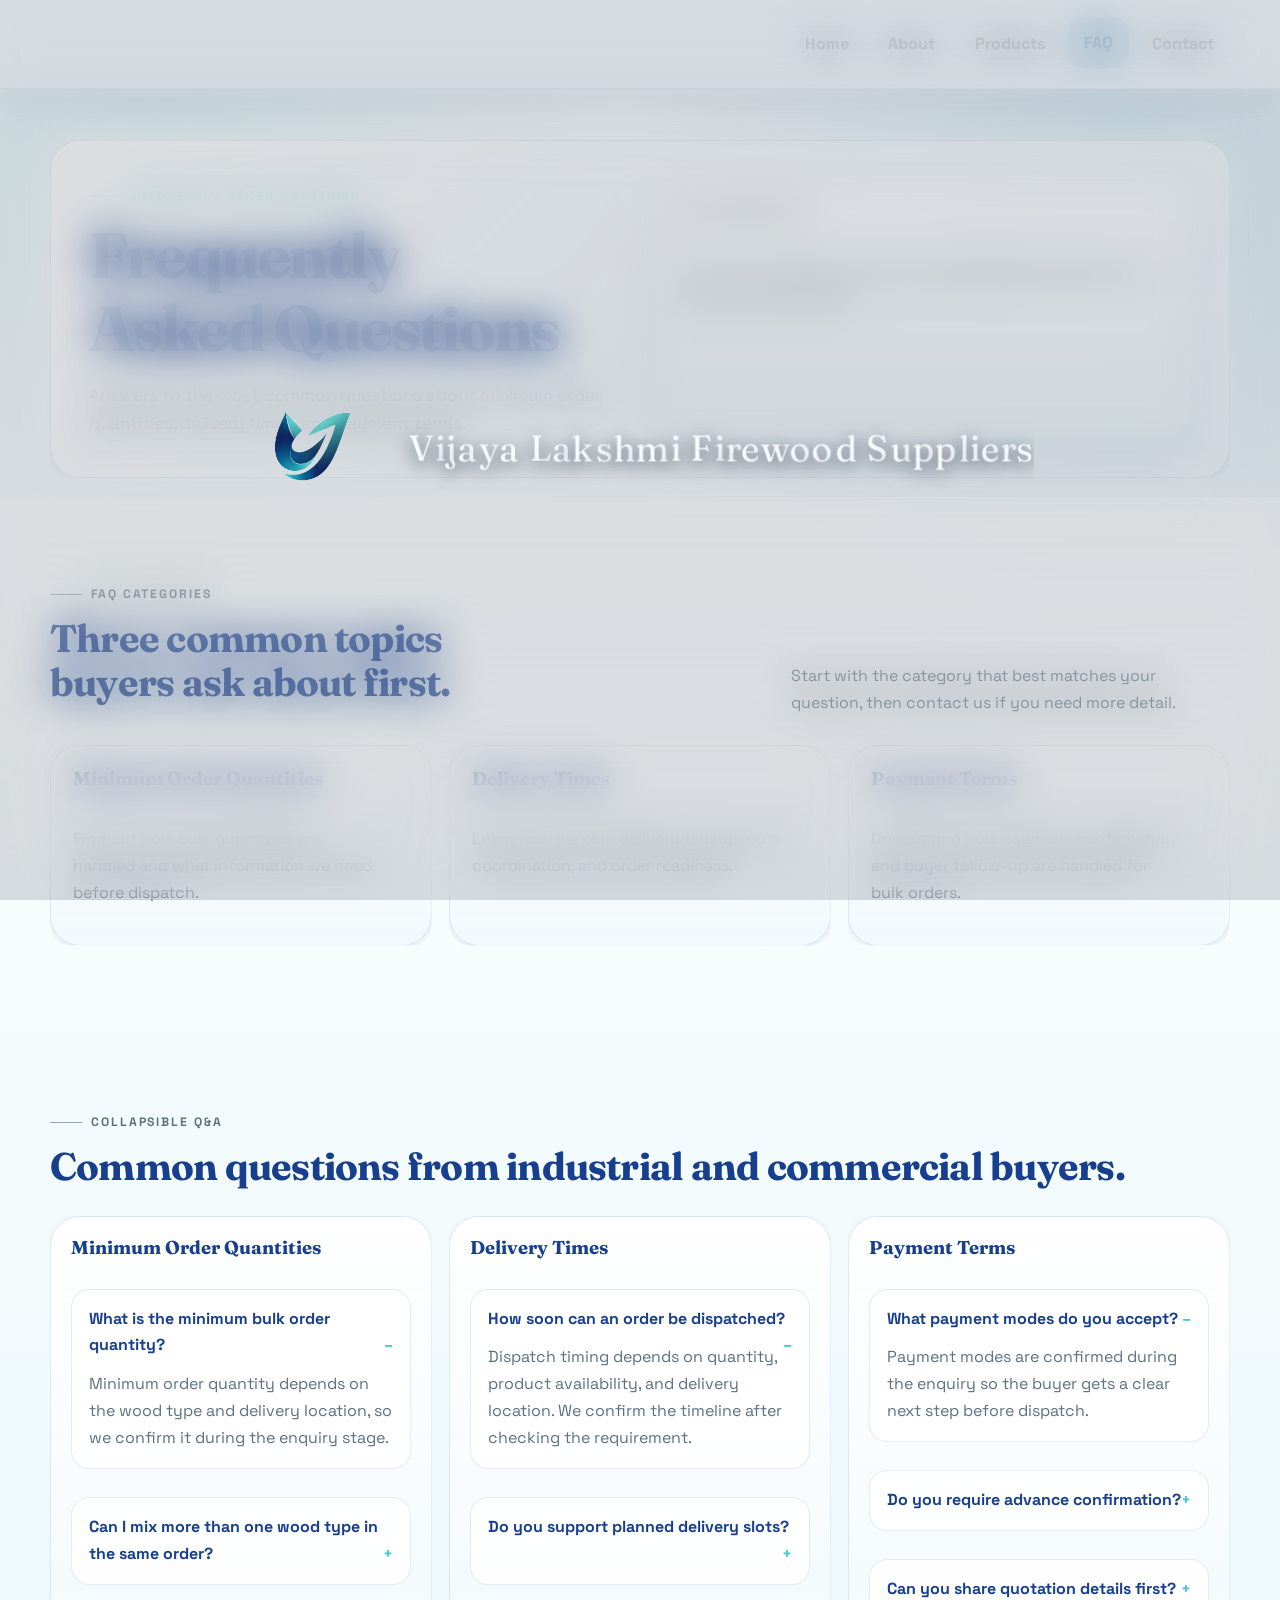
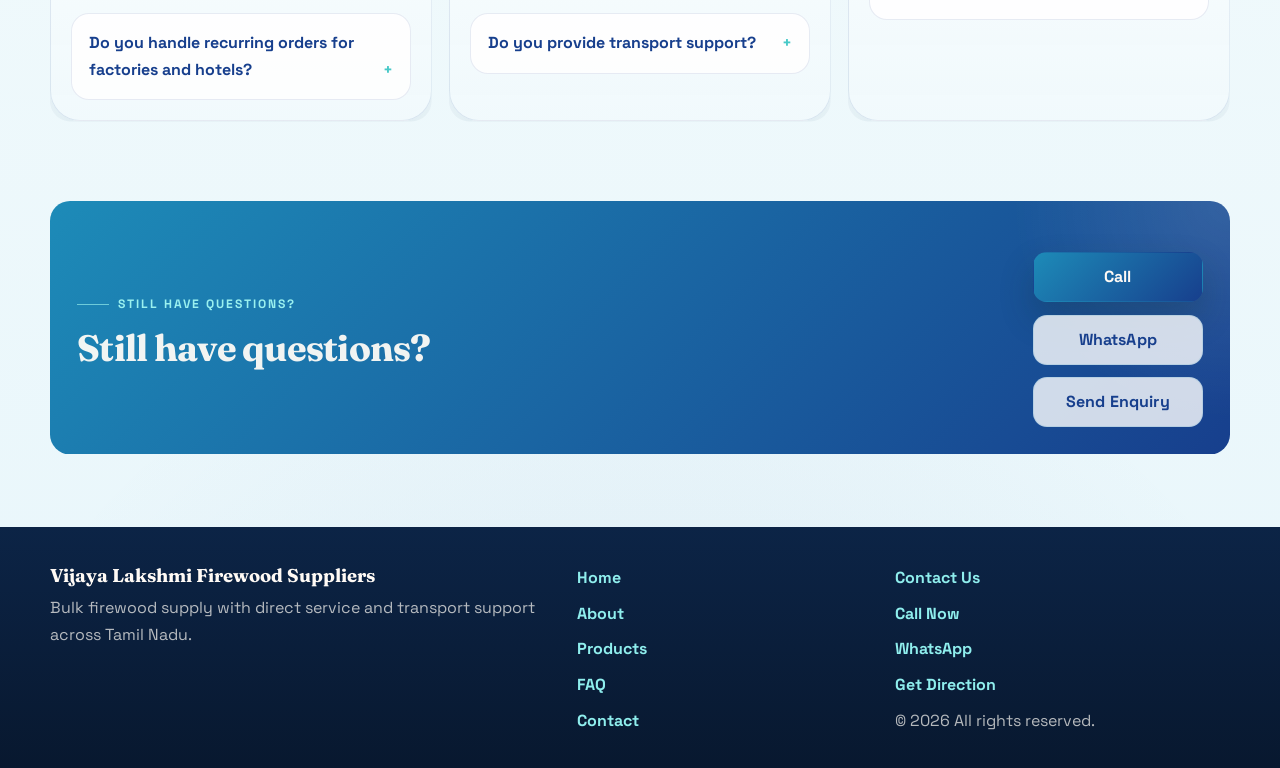
<file: faq.html>
<!DOCTYPE html>
<html lang="en">
<head>
  <meta charset="UTF-8">
  <meta name="viewport" content="width=device-width, initial-scale=1.0">
  <title>FAQ | Vijaya Lakshmi Firewood Suppliers</title>
  <meta name="description" content="Find answers about minimum order quantities, delivery times, payment terms, and bulk firewood enquiries at Vijaya Lakshmi Firewood Suppliers.">
  <meta name="keywords" content="firewood FAQ, minimum order quantity, delivery time, payment terms, bulk firewood questions">
  <script>
    (function () {
      try {
        if (window.matchMedia("(prefers-reduced-motion: reduce)").matches) {
          return;
        }

        if (!window.sessionStorage.getItem("vlf_brand_intro_seen_session_v1")) {
          document.documentElement.classList.add("brand-intro-first-visit");
        }
      } catch (error) {
        // If storage is unavailable, skip the intro to keep the page stable.
      }
    })();
  </script>
  <link rel="preconnect" href="https://fonts.googleapis.com">
  <link rel="preconnect" href="https://fonts.gstatic.com" crossorigin>
  <link href="https://fonts.googleapis.com/css2?family=Fraunces:opsz,wght@9..144,600;9..144,700&family=Space+Grotesk:wght@400;500;700&display=swap" rel="stylesheet">
  <link rel="stylesheet" href="assets/css/styles.css">
</head>
<body data-page="faq">
  <header class="site-header">
    <div class="container header-wrap">
      <a href="index.html" class="brand" aria-label="Vijaya Lakshmi Firewood Suppliers home">
        <img class="brand-logo" src="assets/images/business-logo.jpg" alt="Vijaya Lakshmi Firewood Suppliers logo">
        <span class="brand-copy">
          <span class="brand-name">Vijaya Lakshmi Firewood Suppliers</span>
        </span>
      </a>

      <button class="nav-toggle" type="button" aria-expanded="false" aria-controls="primaryNav" aria-label="Open navigation">
        <span></span>
        <span></span>
        <span></span>
      </button>

      <div class="nav-panel" id="primaryNav">
        <nav class="site-nav" aria-label="Main navigation">
          <a data-page="home" href="index.html">Home</a>
          <a data-page="about" href="about.html">About</a>
          <a data-page="services" href="services.html">Products</a>
          <a data-page="faq" href="faq.html">FAQ</a>
          <a data-page="contact" href="contact.html">Contact</a>
        </nav>
      </div>
    </div>
  </header>

  <main>
    <section class="page-hero">
      <div class="container page-hero-shell" data-reveal>
        <div>
          <p class="eyebrow">Frequently Asked Questions</p>
          <h1>Frequently Asked Questions</h1>
          <p class="lead">Answers to the most common questions about minimum order quantities, delivery times, and payment terms.</p>
        </div>
        <div class="hero-side-card">
          <p class="hero-side-label">Still need help?</p>
          <p>Our team is available for direct calls, WhatsApp enquiries, and bulk order clarification.</p>
        </div>
      </div>
    </section>

    <section class="section section-soft">
      <div class="container">
        <div class="section-head section-head-split" data-reveal>
          <div>
            <p class="eyebrow">FAQ categories</p>
            <h2>Three common topics buyers ask about first.</h2>
          </div>
          <p>Start with the category that best matches your question, then contact us if you need more detail.</p>
        </div>

        <div class="card-grid" data-stagger>
          <article class="info-card" data-reveal>
            <h3>Minimum Order Quantities</h3>
            <p>Find out how bulk quantities are handled and what information we need before dispatch.</p>
          </article>
          <article class="info-card" data-reveal>
            <h3>Delivery Times</h3>
            <p>Learn how we plan delivery timing, route coordination, and order readiness.</p>
          </article>
          <article class="info-card" data-reveal>
            <h3>Payment Terms</h3>
            <p>Understand how payment confirmation and buyer follow-up are handled for bulk orders.</p>
          </article>
        </div>
      </div>
    </section>

    <section class="section">
      <div class="container">
        <div class="section-head" data-reveal>
          <p class="eyebrow">Collapsible Q&A</p>
          <h2>Common questions from industrial and commercial buyers.</h2>
        </div>

        <div class="faq-layout" data-stagger>
          <section class="faq-category" id="minimum-orders" data-reveal>
            <h3>Minimum Order Quantities</h3>
            <details class="faq-item" open>
              <summary>What is the minimum bulk order quantity?</summary>
              <p>Minimum order quantity depends on the wood type and delivery location, so we confirm it during the enquiry stage.</p>
            </details>
            <details class="faq-item">
              <summary>Can I mix more than one wood type in the same order?</summary>
              <p>Yes, mixed requirements can usually be arranged. Share the wood types and quantity split when you enquire.</p>
            </details>
            <details class="faq-item">
              <summary>Do you handle recurring orders for factories and hotels?</summary>
              <p>Yes, repeat buyers are a core part of the business and we plan supply around recurring requirements.</p>
            </details>
          </section>

          <section class="faq-category" id="delivery-times" data-reveal>
            <h3>Delivery Times</h3>
            <details class="faq-item" open>
              <summary>How soon can an order be dispatched?</summary>
              <p>Dispatch timing depends on quantity, product availability, and delivery location. We confirm the timeline after checking the requirement.</p>
            </details>
            <details class="faq-item">
              <summary>Do you support planned delivery slots?</summary>
              <p>Yes, we can coordinate delivery timing so the load reaches at the expected time as closely as possible.</p>
            </details>
            <details class="faq-item">
              <summary>Do you provide transport support?</summary>
              <p>Yes, transport planning is part of the service so larger orders stay organized from preparation to delivery.</p>
            </details>
          </section>

          <section class="faq-category" id="payment-terms" data-reveal>
            <h3>Payment Terms</h3>
            <details class="faq-item" open>
              <summary>What payment modes do you accept?</summary>
              <p>Payment modes are confirmed during the enquiry so the buyer gets a clear next step before dispatch.</p>
            </details>
            <details class="faq-item">
              <summary>Do you require advance confirmation?</summary>
              <p>For bulk orders, we generally confirm the requirement and payment arrangement before moving ahead.</p>
            </details>
            <details class="faq-item">
              <summary>Can you share quotation details first?</summary>
              <p>Yes, you can contact us directly to discuss quantity, wood type, and delivery needs before finalizing the order.</p>
            </details>
          </section>
        </div>
      </div>
    </section>

    <section class="cta-strip">
      <div class="container cta-strip-wrap" data-reveal>
        <div>
          <p class="eyebrow">Still have questions?</p>
          <h2>Still have questions?</h2>
        </div>
        <div class="hero-actions">
          <a class="btn btn-primary" href="tel:+919442737292">Call</a>
          <a class="btn btn-secondary" href="https://wa.me/917598244292" target="_blank" rel="noopener noreferrer">WhatsApp</a>
          <a class="btn btn-secondary" href="contact.html">Send Enquiry</a>
        </div>
      </div>
    </section>
  </main>

  <footer class="site-footer">
    <div class="container footer-grid">
      <div class="footer-brand">
        <h3>Vijaya Lakshmi Firewood Suppliers</h3>
        <p>Bulk firewood supply with direct service and transport support across Tamil Nadu.</p>
      </div>
      <div class="footer-links">
        <a href="index.html">Home</a>
        <a href="about.html">About</a>
        <a href="services.html">Products</a>
        <a href="faq.html">FAQ</a>
        <a href="contact.html">Contact</a>
      </div>
      <div class="footer-contact">
        <a href="contact.html">Contact Us</a>
        <a href="tel:+919442737292">Call Now</a>
        <a href="https://wa.me/917598244292" target="_blank" rel="noopener noreferrer">WhatsApp</a>
        <a href="https://www.google.com/maps/dir/?api=1&destination=VIJAYALAKSHMI%20FIREWOOD%20SUPPLIERS%2C%20124%20Nethaji%20Street%2C%20Sivanpuram%2C%20Mettupalayam%2C%20Tamil%20Nadu%20641301&travelmode=driving" target="_blank" rel="noopener noreferrer">Get Direction</a>
        <p>&copy; <span id="year"></span> All rights reserved.</p>
      </div>
    </div>
  </footer>

  <script src="assets/js/script.js"></script>
</body>
</html>
</file>
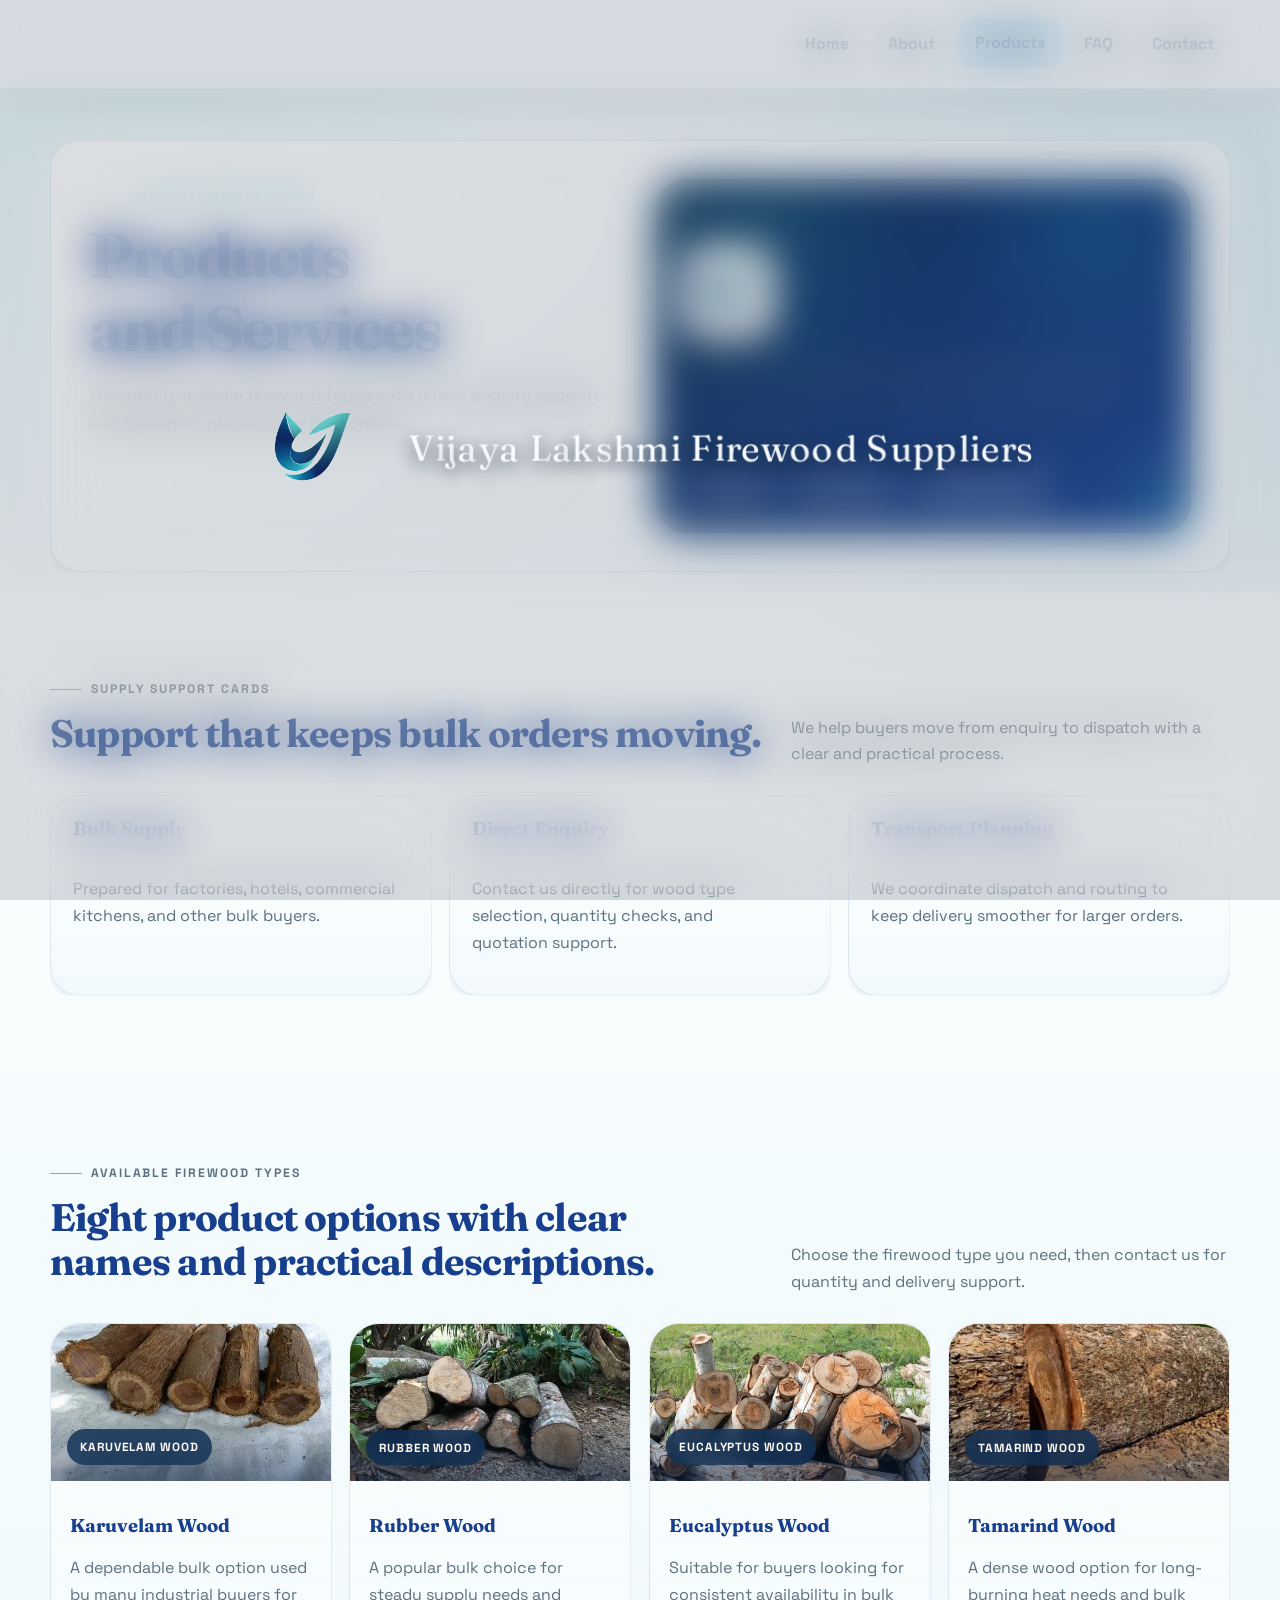
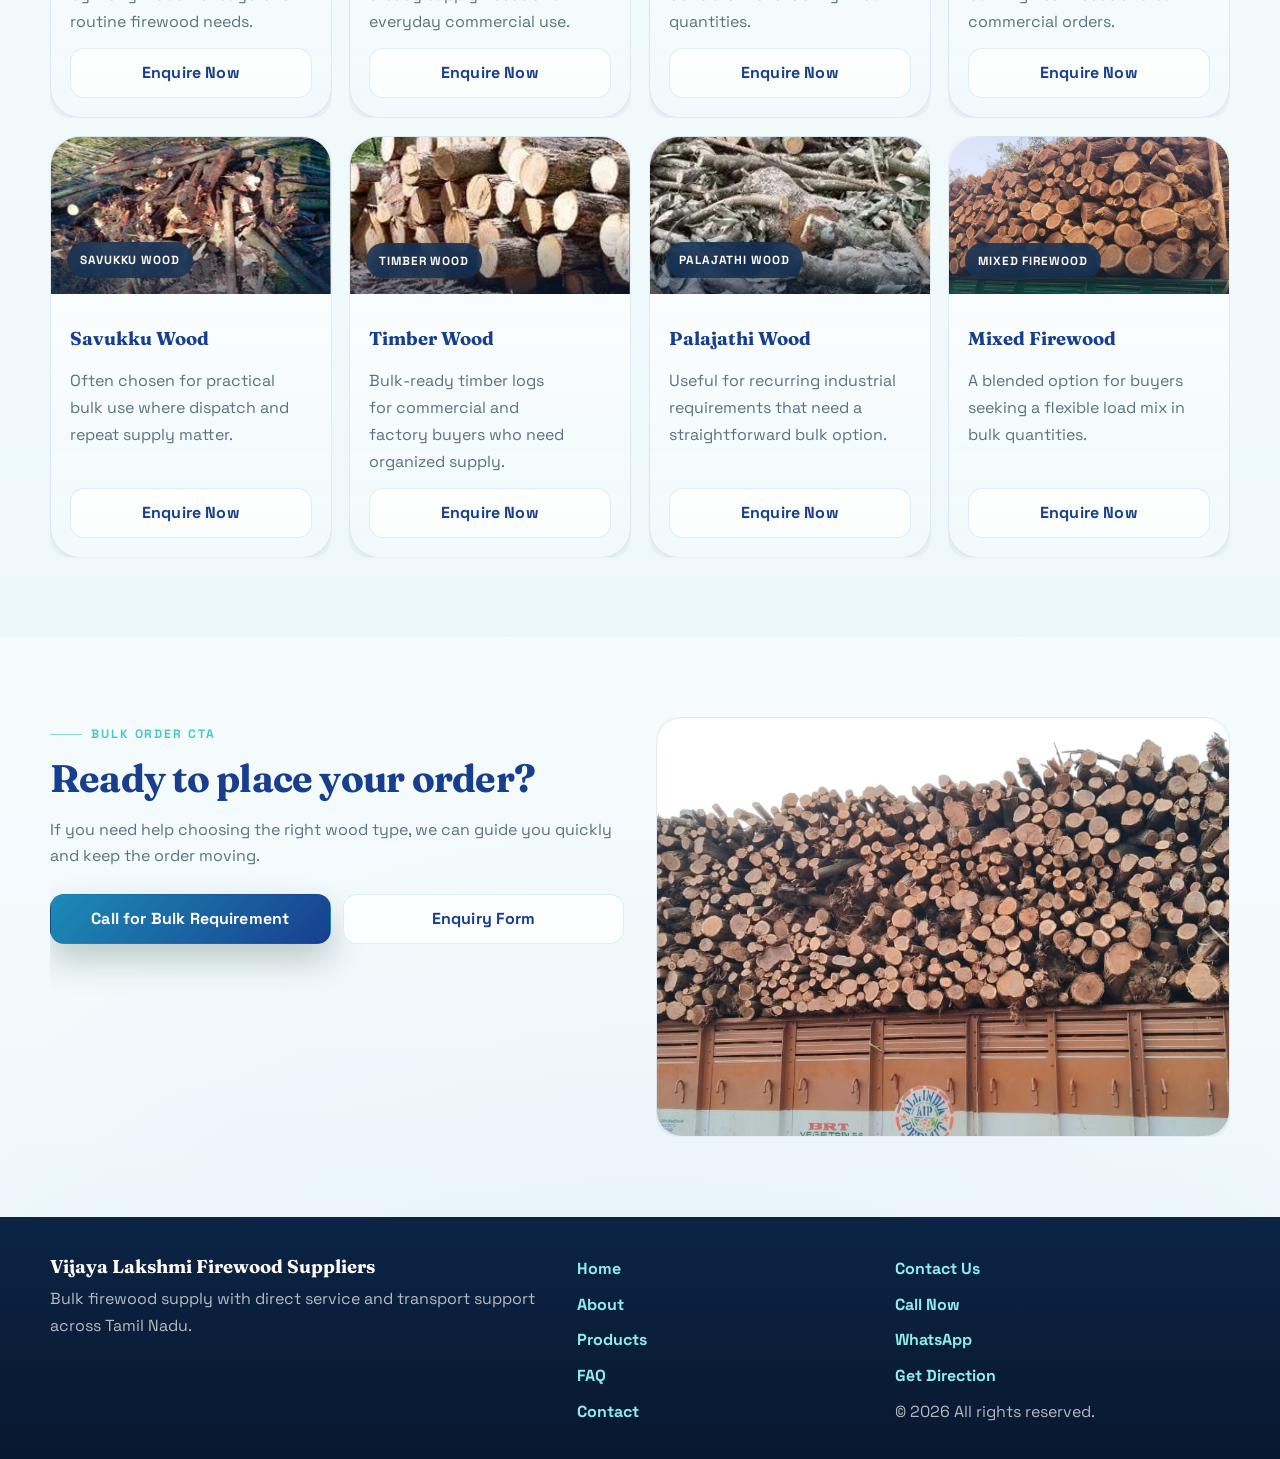
<file: services.html>
<!DOCTYPE html>
<html lang="en">
<head>
  <meta charset="UTF-8">
  <meta name="viewport" content="width=device-width, initial-scale=1.0">
  <title>Products | Vijaya Lakshmi Firewood Suppliers</title>
  <meta name="description" content="Explore bulk firewood products including Karuvelam, Rubber, Eucalyptus, Tamarind, Savukku, Timber, Palajathi, and Mixed Firewood with transport support.">
  <meta name="keywords" content="karuvelam wood, rubber wood, eucalyptus wood, tamarind wood, timber wood, savukku wood, palajathi wood, mixed firewood">
  <script>
    (function () {
      try {
        if (window.matchMedia("(prefers-reduced-motion: reduce)").matches) {
          return;
        }

        if (!window.sessionStorage.getItem("vlf_brand_intro_seen_session_v1")) {
          document.documentElement.classList.add("brand-intro-first-visit");
        }
      } catch (error) {
        // If storage is unavailable, skip the intro to keep the page stable.
      }
    })();
  </script>
  <link rel="preconnect" href="https://fonts.googleapis.com">
  <link rel="preconnect" href="https://fonts.gstatic.com" crossorigin>
  <link href="https://fonts.googleapis.com/css2?family=Fraunces:opsz,wght@9..144,600;9..144,700&family=Space+Grotesk:wght@400;500;700&display=swap" rel="stylesheet">
  <link rel="stylesheet" href="assets/css/styles.css">
</head>
<body data-page="services">
  <header class="site-header">
    <div class="container header-wrap">
      <a href="index.html" class="brand" aria-label="Vijaya Lakshmi Firewood Suppliers home">
        <img class="brand-logo" src="assets/images/business-logo.jpg" alt="Vijaya Lakshmi Firewood Suppliers logo">
        <span class="brand-copy">
          <span class="brand-name">Vijaya Lakshmi Firewood Suppliers</span>
        </span>
      </a>

      <button class="nav-toggle" type="button" aria-expanded="false" aria-controls="primaryNav" aria-label="Open navigation">
        <span></span>
        <span></span>
        <span></span>
      </button>

      <div class="nav-panel" id="primaryNav">
        <nav class="site-nav" aria-label="Main navigation">
          <a data-page="home" href="index.html">Home</a>
          <a data-page="about" href="about.html">About</a>
          <a data-page="services" href="services.html">Products</a>
          <a data-page="faq" href="faq.html">FAQ</a>
          <a data-page="contact" href="contact.html">Contact</a>
        </nav>
      </div>
    </div>
  </header>

  <main>
    <section class="page-hero">
      <div class="container page-hero-shell services-hero-shell" data-reveal>
        <div>
          <p class="eyebrow">Products and services</p>
          <h1>Products and Services</h1>
          <p class="lead">We supply multiple firewood types with direct enquiry support and transport planning for bulk orders.</p>
        </div>
        <div class="hero-side-card services-intro">
          <p class="hero-side-label">Supply support</p>
          <img class="services-intro-logo" src="assets/images/business-logo.jpg" alt="Vijaya Lakshmi Firewood Suppliers logo" loading="eager" decoding="async">
          <p class="services-intro-name">Vijaya Lakshmi Firewood Suppliers</p>
          <p class="services-intro-tagline">Bulk orders, repeat supply, and delivery coordination are handled directly.</p>
          <div class="services-intro-pills" aria-label="Business highlights">
            <span>Bulk supply</span>
            <span>Direct enquiry</span>
            <span>Transport planning</span>
          </div>
        </div>
      </div>
    </section>

    <section class="section section-soft">
      <div class="container">
        <div class="section-head section-head-split" data-reveal>
          <div>
            <p class="eyebrow">Supply support cards</p>
            <h2>Support that keeps bulk orders moving.</h2>
          </div>
          <p>We help buyers move from enquiry to dispatch with a clear and practical process.</p>
        </div>

        <div class="card-grid" data-stagger>
          <article class="info-card" data-reveal>
            <h3>Bulk Supply</h3>
            <p>Prepared for factories, hotels, commercial kitchens, and other bulk buyers.</p>
          </article>
          <article class="info-card" data-reveal>
            <h3>Direct Enquiry</h3>
            <p>Contact us directly for wood type selection, quantity checks, and quotation support.</p>
          </article>
          <article class="info-card" data-reveal>
            <h3>Transport Planning</h3>
            <p>We coordinate dispatch and routing to keep delivery smoother for larger orders.</p>
          </article>
        </div>
      </div>
    </section>

    <section class="section">
      <div class="container">
        <div class="section-head section-head-split" data-reveal>
          <div>
            <p class="eyebrow">Available firewood types</p>
            <h2>Eight product options with clear names and practical descriptions.</h2>
          </div>
          <p>Choose the firewood type you need, then contact us for quantity and delivery support.</p>
        </div>

        <div class="service-grid" data-stagger>
          <article class="service-card" data-reveal>
            <div class="service-media">
              <img src="assets/images/karuvelam-wood.jpg.webp" alt="Karuvelam wood logs for industrial supply" loading="lazy" decoding="async">
              <span class="service-badge">Karuvelam Wood</span>
            </div>
            <div class="service-content">
              <h3>Karuvelam Wood</h3>
              <p>A dependable bulk option used by many industrial buyers for routine firewood needs.</p>
              <a class="btn btn-secondary btn-block" href="contact.html?wood=Karuvelam%20Wood">Enquire Now</a>
            </div>
          </article>

          <article class="service-card" data-reveal>
            <div class="service-media">
              <img src="assets/images/rubber-wood.jpg.webp" alt="Rubber wood logs for bulk supply" loading="lazy" decoding="async">
              <span class="service-badge">Rubber Wood</span>
            </div>
            <div class="service-content">
              <h3>Rubber Wood</h3>
              <p>A popular bulk choice for steady supply needs and everyday commercial use.</p>
              <a class="btn btn-secondary btn-block" href="contact.html?wood=Rubber%20Wood">Enquire Now</a>
            </div>
          </article>

          <article class="service-card" data-reveal>
            <div class="service-media">
              <img src="assets/images/eucalyptus-wood.jpg.webp" alt="Eucalyptus wood for industrial use" loading="lazy" decoding="async">
              <span class="service-badge">Eucalyptus Wood</span>
            </div>
            <div class="service-content">
              <h3>Eucalyptus Wood</h3>
              <p>Suitable for buyers looking for consistent availability in bulk quantities.</p>
              <a class="btn btn-secondary btn-block" href="contact.html?wood=Eucalyptus%20Wood">Enquire Now</a>
            </div>
          </article>

          <article class="service-card" data-reveal>
            <div class="service-media">
              <img src="assets/images/tamarind-wood.jpg.webp" alt="Tamarind wood for industrial firewood requirements" loading="lazy" decoding="async">
              <span class="service-badge">Tamarind Wood</span>
            </div>
            <div class="service-content">
              <h3>Tamarind Wood</h3>
              <p>A dense wood option for long-burning heat needs and bulk commercial orders.</p>
              <a class="btn btn-secondary btn-block" href="contact.html?wood=Tamarind%20Wood">Enquire Now</a>
            </div>
          </article>

          <article class="service-card" data-reveal>
            <div class="service-media">
              <img src="assets/images/Savukku-wood.jpg.webp" alt="Savukku wood for industrial firewood supply" loading="lazy" decoding="async">
              <span class="service-badge">Savukku Wood</span>
            </div>
            <div class="service-content">
              <h3>Savukku Wood</h3>
              <p>Often chosen for practical bulk use where dispatch and repeat supply matter.</p>
              <a class="btn btn-secondary btn-block" href="contact.html?wood=Savukku%20Wood">Enquire Now</a>
            </div>
          </article>

          <article class="service-card" data-reveal>
            <div class="service-media">
              <img src="assets/images/timber-wood.jpg.webp" alt="Timber wood logs for bulk industrial orders" loading="lazy" decoding="async">
              <span class="service-badge">Timber Wood</span>
            </div>
            <div class="service-content">
              <h3>Timber Wood</h3>
              <p>Bulk-ready timber logs for commercial and factory buyers who need organized supply.</p>
              <a class="btn btn-secondary btn-block" href="contact.html?wood=Timber%20Wood">Enquire Now</a>
            </div>
          </article>

          <article class="service-card" data-reveal>
            <div class="service-media">
              <img src="assets/images/palajathi-wood.jpg.webp" alt="Palajathi wood for routine bulk orders" loading="lazy" decoding="async">
              <span class="service-badge">Palajathi Wood</span>
            </div>
            <div class="service-content">
              <h3>Palajathi Wood</h3>
              <p>Useful for recurring industrial requirements that need a straightforward bulk option.</p>
              <a class="btn btn-secondary btn-block" href="contact.html?wood=Palajathi%20Wood">Enquire Now</a>
            </div>
          </article>

          <article class="service-card" data-reveal>
            <div class="service-media">
              <img src="assets/images/about-firewood.jpg" alt="Mixed firewood stock prepared for commercial buyers" loading="lazy" decoding="async">
              <span class="service-badge">Mixed Firewood</span>
            </div>
            <div class="service-content">
              <h3>Mixed Firewood</h3>
              <p>A blended option for buyers seeking a flexible load mix in bulk quantities.</p>
              <a class="btn btn-secondary btn-block" href="contact.html?wood=Mixed%20Firewood">Enquire Now</a>
            </div>
          </article>
        </div>
      </div>
    </section>

    <section class="section section-soft">
      <div class="container split-layout">
        <div data-reveal>
          <p class="eyebrow">Bulk order CTA</p>
          <h2>Ready to place your order?</h2>
          <p class="section-copy">If you need help choosing the right wood type, we can guide you quickly and keep the order moving.</p>
          <div class="hero-actions">
            <a class="btn btn-primary" href="tel:+919442737292">Call for Bulk Requirement</a>
            <a class="btn btn-secondary" href="contact.html">Enquiry Form</a>
          </div>
        </div>

        <div class="visual-box" data-reveal>
          <img src="assets/images/transport-truck.jpg" alt="Transport truck ready for bulk firewood delivery" loading="lazy" decoding="async">
        </div>
      </div>
    </section>
  </main>

  <footer class="site-footer">
    <div class="container footer-grid">
      <div class="footer-brand">
        <h3>Vijaya Lakshmi Firewood Suppliers</h3>
        <p>Bulk firewood supply with direct service and transport support across Tamil Nadu.</p>
      </div>
      <div class="footer-links">
        <a href="index.html">Home</a>
        <a href="about.html">About</a>
        <a href="services.html">Products</a>
        <a href="faq.html">FAQ</a>
        <a href="contact.html">Contact</a>
      </div>
      <div class="footer-contact">
        <a href="contact.html">Contact Us</a>
        <a href="tel:+919442737292">Call Now</a>
        <a href="https://wa.me/917598244292" target="_blank" rel="noopener noreferrer">WhatsApp</a>
        <a href="https://www.google.com/maps/dir/?api=1&destination=VIJAYALAKSHMI%20FIREWOOD%20SUPPLIERS%2C%20124%20Nethaji%20Street%2C%20Sivanpuram%2C%20Mettupalayam%2C%20Tamil%20Nadu%20641301&travelmode=driving" target="_blank" rel="noopener noreferrer">Get Direction</a>
        <p>&copy; <span id="year"></span> All rights reserved.</p>
      </div>
    </div>
  </footer>

  <script src="assets/js/script.js"></script>
</body>
</html>
</file>
<file: assets/css/styles.css>
:root {
  --bg: #f4fbfc;
  --bg-strong: #d8edf3;
  --surface: rgba(255, 255, 255, 0.95);
  --surface-strong: #ffffff;
  --surface-dark: #0f2f55;
  --text: #183343;
  --muted: #5c7180;
  --brand: #1d8bb8;
  --brand-strong: #173f8d;
  --accent: #48c9c8;
  --accent-soft: #d8f6f5;
  --border: rgba(23, 63, 141, 0.11);
  --shadow-soft: 0 16px 38px rgba(15, 47, 85, 0.08);
  --shadow-strong: 0 30px 72px rgba(15, 47, 85, 0.16);
  --radius-lg: 30px;
  --radius-md: 22px;
  --radius-sm: 14px;
  --container: 1180px;
  --control-height: 48px;
}

*,
*::before,
*::after {
  box-sizing: border-box;
}

html {
  scroll-behavior: smooth;
}

body {
  margin: 0;
  font-family: "Space Grotesk", "Segoe UI", sans-serif;
  color: var(--text);
  line-height: 1.68;
  text-rendering: optimizeLegibility;
  min-height: 100vh;
  overflow-x: hidden;
  background:
    radial-gradient(circle at 12% 0%, rgba(72, 201, 200, 0.14), transparent 18%),
    radial-gradient(circle at 88% 6%, rgba(29, 139, 184, 0.14), transparent 20%),
    radial-gradient(circle at 50% 110%, rgba(23, 63, 141, 0.08), transparent 28%),
    linear-gradient(180deg, #fbfeff 0%, var(--bg) 42%, #e8f6fb 100%);
  animation: page-fade-in 0.45s ease-out both;
}

img {
  display: block;
  max-width: 100%;
}

a {
  color: inherit;
  text-decoration: none;
}

p,
li {
  text-wrap: pretty;
}

h1,
h2,
h3 {
  text-wrap: balance;
}

button,
input,
select,
textarea {
  font: inherit;
}

.container {
  width: min(100% - 2rem, var(--container));
  margin: 0 auto;
}

.site-header {
  position: sticky;
  top: 0;
  z-index: 30;
  backdrop-filter: blur(18px);
  background: rgba(248, 252, 255, 0.9);
  border-bottom: 1px solid rgba(23, 63, 141, 0.08);
  box-shadow: 0 12px 32px rgba(15, 47, 85, 0.06);
}

.header-wrap {
  display: flex;
  align-items: center;
  justify-content: space-between;
  gap: 1.25rem;
  min-height: 88px;
  position: relative;
}

.brand {
  display: flex;
  align-items: center;
  gap: 0.9rem;
  min-width: 0;
  transition: opacity 240ms ease, transform 240ms ease, filter 240ms ease;
}

.brand-logo {
  width: 60px;
  height: 60px;
  flex: 0 0 auto;
  object-fit: cover;
  border-radius: 18px;
  border: 1px solid rgba(23, 63, 141, 0.08);
  box-shadow: var(--shadow-soft);
}

.brand-copy {
  display: flex;
  flex-direction: column;
  min-width: 0;
}

.brand-name {
  font-family: "Fraunces", Georgia, serif;
  font-size: 1.02rem;
  color: var(--brand-strong);
  letter-spacing: 0.02em;
}

.brand-tag {
  font-size: 0.82rem;
  color: var(--muted);
}

.brand-intro-first-visit .site-header .brand {
  opacity: 0;
  transform: translateY(-2px) scale(0.993);
  filter: blur(5px);
  pointer-events: none;
  transition:
    opacity 900ms cubic-bezier(0.22, 1, 0.36, 1),
    transform 900ms cubic-bezier(0.22, 1, 0.36, 1),
    filter 900ms cubic-bezier(0.22, 1, 0.36, 1);
}

.brand-intro-overlay {
  position: fixed;
  inset: 0;
  z-index: 90;
  pointer-events: none;
  overflow: hidden;
  background: rgba(8, 22, 43, 0.14);
  -webkit-backdrop-filter: blur(20px) saturate(1.08);
  backdrop-filter: blur(20px) saturate(1.08);
  opacity: 1;
  transition:
    opacity 1100ms cubic-bezier(0.22, 1, 0.36, 1),
    backdrop-filter 1100ms cubic-bezier(0.22, 1, 0.36, 1),
    -webkit-backdrop-filter 1100ms cubic-bezier(0.22, 1, 0.36, 1);
}

.brand-intro-overlay.is-fading {
  opacity: 0;
  -webkit-backdrop-filter: blur(0) saturate(1);
  backdrop-filter: blur(0) saturate(1);
}

.brand-intro-clone {
  position: fixed;
  z-index: 91;
  display: flex;
  align-items: center;
  gap: 0.9rem;
  padding: 0;
  border: 0;
  border-radius: 0;
  background: transparent;
  box-shadow: none;
  transform-origin: center center;
  will-change: transform, opacity, filter;
  transition: none;
  backface-visibility: hidden;
  contain: layout paint style;
}

.brand-intro-clone .brand-logo {
  border: 0;
  border-radius: 0;
  box-shadow: none;
  background: transparent;
}

.brand-intro-clone .brand-copy {
  min-width: 0;
}

.brand-intro-clone .brand-name {
  color: #f8fbff;
  text-shadow:
    0 2px 8px rgba(8, 22, 43, 0.8),
    0 0 10px rgba(255, 255, 255, 0.12);
  white-space: nowrap;
  border-right: 0 solid transparent;
  transition: opacity 700ms cubic-bezier(0.22, 1, 0.36, 1);
}

.brand-intro-char {
  display: inline-block;
  opacity: 0;
  transform: translateY(0.28em) scale(0.99);
  transition:
    opacity 160ms cubic-bezier(0.22, 1, 0.36, 1),
    transform 160ms cubic-bezier(0.16, 1, 0.3, 1);
  will-change: opacity, transform;
}

.brand-intro-clone.is-typing .brand-intro-char {
  opacity: 1;
  transform: translateY(0) scale(1);
}

.nav-toggle {
  display: none;
  width: 48px;
  height: 48px;
  padding: 0;
  border: 1px solid rgba(23, 63, 141, 0.1);
  border-radius: 16px;
  background: rgba(255, 255, 255, 0.82);
  color: var(--brand-strong);
  cursor: pointer;
  box-shadow: 0 10px 20px rgba(15, 47, 85, 0.06);
}

.nav-toggle span {
  display: block;
  width: 18px;
  height: 2px;
  margin: 4px auto;
  border-radius: 999px;
  background: currentColor;
  transition: transform 0.25s ease, opacity 0.25s ease;
}

.nav-panel {
  display: flex;
  align-items: center;
  gap: 1rem;
}

.site-nav {
  display: flex;
  align-items: center;
  gap: 0.45rem;
}

.site-nav a {
  padding: 0.72rem 1rem;
  border-radius: 14px;
  font-weight: 700;
  color: #2a4865;
  transition: background-color 0.22s ease, color 0.22s ease, transform 0.22s ease, box-shadow 0.22s ease;
}

.site-nav a:hover,
.site-nav a.active {
  background: rgba(29, 139, 184, 0.13);
  color: var(--brand-strong);
  transform: translateY(-1px);
}

.hero,
.page-hero,
.section,
.cta-strip {
  position: relative;
  isolation: isolate;
}

.hero {
  padding: clamp(4.2rem, 8vw, 7rem) 0 4rem;
}

.hero-layout,
.split-layout,
.page-hero-shell,
.contact-grid {
  display: grid;
  grid-template-columns: repeat(2, minmax(0, 1fr));
  gap: 2rem;
  align-items: stretch;
}

.hero-panel,
.hero-visual,
.info-card,
.service-card,
.timeline-card,
.contact-card,
.map-card,
.feature-panel,
.hero-side-card,
.visual-box,
.stat-card,
.promise-card,
.faq-category {
  display: flex;
  flex-direction: column;
  gap: 0.9rem;
  height: 100%;
  background: linear-gradient(180deg, rgba(255, 255, 255, 0.97), rgba(241, 249, 252, 0.93));
  border: 1px solid var(--border);
  border-radius: var(--radius-lg);
  box-shadow: var(--shadow-soft);
  transition: transform 0.22s ease, box-shadow 0.22s ease, border-color 0.22s ease;
}

.hero-panel:hover,
.hero-visual:hover,
.info-card:hover,
.service-card:hover,
.timeline-card:hover,
.contact-card:hover,
.map-card:hover,
.feature-panel:hover,
.hero-side-card:hover,
.visual-box:hover,
.stat-card:hover,
.promise-card:hover,
.page-hero-shell:hover {
  transform: translateY(-4px);
  box-shadow: var(--shadow-strong);
  border-color: rgba(29, 139, 184, 0.16);
}

.hero-panel {
  padding: clamp(1.8rem, 3.2vw, 2.8rem);
}

.hero-home .hero-panel {
  position: relative;
  overflow: hidden;
}

.hero-home .hero-panel::after {
  content: "";
  position: absolute;
  inset: auto 0 0;
  height: 5px;
  background: linear-gradient(90deg, transparent, var(--accent), var(--brand), transparent);
}

.eyebrow {
  display: inline-flex;
  align-items: center;
  gap: 0.55rem;
  margin: 0 0 0.75rem;
  color: var(--accent);
  text-transform: uppercase;
  letter-spacing: 0.16em;
  font-size: 0.76rem;
  font-weight: 800;
}

.eyebrow::before {
  content: "";
  width: 2rem;
  height: 1px;
  background: currentColor;
  opacity: 0.65;
}

h1,
h2,
h3 {
  margin-top: 0;
  line-height: 1.14;
  font-family: "Fraunces", Georgia, serif;
  color: var(--brand-strong);
}

h1 {
  margin-bottom: 1rem;
  font-size: clamp(2.5rem, 5vw, 5.2rem);
  letter-spacing: -0.03em;
}

h2 {
  margin-bottom: 0.8rem;
  font-size: clamp(1.9rem, 3vw, 3.15rem);
  letter-spacing: -0.02em;
}

h3 {
  margin-bottom: 0.45rem;
  font-size: 1.16rem;
}

.lead,
.section-copy,
.section-head p,
.info-card p,
.service-content p,
.timeline-card p,
.feature-panel p,
.feature-list,
.process-list li p,
.contact-card p,
.map-card p,
.hero-side-card p,
.stat-card p,
.promise-card p {
  color: var(--muted);
}

.lead {
  margin: 0;
  max-width: 62ch;
  font-size: 1.07rem;
}

.hero-actions {
  display: grid;
  grid-template-columns: repeat(auto-fit, minmax(170px, 1fr));
  gap: 0.8rem;
  margin-top: 1.5rem;
  align-items: stretch;
}

.btn {
  display: inline-flex;
  align-items: center;
  justify-content: center;
  min-height: var(--control-height);
  padding: 0.92rem 1.28rem;
  border: 1px solid transparent;
  border-radius: 14px;
  font-weight: 700;
  letter-spacing: 0.01em;
  line-height: 1.15;
  text-align: center;
  transition: transform 0.22s ease, box-shadow 0.22s ease, background-color 0.22s ease, border-color 0.22s ease;
}

.btn:hover {
  transform: translateY(-2px);
}

.hero-actions .btn,
.btn-block {
  width: 100%;
}

.btn-primary {
  color: #fffaf5;
  background: linear-gradient(135deg, var(--brand), var(--brand-strong));
  box-shadow: 0 16px 34px rgba(15, 45, 37, 0.24);
}

.btn-secondary {
  color: var(--brand-strong);
  background: rgba(255, 255, 255, 0.8);
  border-color: rgba(29, 139, 184, 0.14);
}

.btn-block {
  width: 100%;
  margin-top: 1rem;
}

.hero-tags {
  display: flex;
  flex-wrap: wrap;
  gap: 0.65rem;
  margin-top: 1.2rem;
}

.hero-tags span {
  display: inline-flex;
  align-items: center;
  padding: 0.45rem 0.8rem;
  border-radius: 999px;
  background: rgba(29, 139, 184, 0.07);
  border: 1px solid rgba(29, 139, 184, 0.08);
  color: var(--brand-strong);
  font-size: 0.84rem;
  font-weight: 700;
}

.stat-grid,
.card-grid,
.service-grid,
.timeline-grid,
.promise-grid {
  display: grid;
  grid-template-columns: repeat(3, minmax(0, 1fr));
  gap: 1.1rem;
}

.service-grid {
  grid-template-columns: repeat(4, minmax(0, 1fr));
}

.stat-grid {
  margin-top: 1.45rem;
}

.stat-card {
  padding: 1.05rem 1rem;
  border-radius: var(--radius-md);
}

.stat-label {
  display: inline-block;
  margin-bottom: 0.3rem;
  font-size: 0.75rem;
  font-weight: 800;
  color: var(--accent);
  letter-spacing: 0.12em;
  text-transform: uppercase;
}

.stat-card strong {
  display: block;
  color: var(--brand-strong);
  font-size: 1.12rem;
}

.stat-card p {
  margin: 0.35rem 0 0;
  font-size: 0.9rem;
}

.hero-visual {
  padding: 0.95rem;
}

.image-frame,
.visual-box {
  overflow: hidden;
  border-radius: calc(var(--radius-lg) - 4px);
}

.image-frame img,
.visual-box img,
.service-card img {
  width: 100%;
  height: 100%;
  object-fit: cover;
  object-position: center;
}

.hero-visual .image-frame {
  min-height: 460px;
}

.media-card {
  margin-top: 1rem;
  padding: 1rem 1.1rem;
  border-radius: var(--radius-md);
  background: linear-gradient(135deg, rgba(23, 63, 141, 0.96), rgba(15, 47, 85, 0.98));
  color: rgba(255, 252, 247, 0.92);
}

.media-card-label,
.hero-side-label {
  margin: 0 0 0.35rem;
  font-size: 0.78rem;
  font-weight: 800;
  letter-spacing: 0.12em;
  text-transform: uppercase;
  color: #9af1ef;
}

.media-card p:last-child {
  margin: 0;
  color: inherit;
}

.section {
  padding: 5rem 0;
}

.section-soft {
  background:
    linear-gradient(180deg, rgba(255, 255, 255, 0.52), rgba(255, 255, 255, 0.26));
}

.section-dark {
  background:
    radial-gradient(circle at top right, rgba(72, 201, 200, 0.09), transparent 22%),
    linear-gradient(135deg, #12315e 0%, #0d2240 100%);
  color: rgba(255, 252, 247, 0.92);
}

.section-dark h2,
.section-dark h3,
.section-dark .promise-card p {
  color: rgba(255, 252, 247, 0.92);
}

.section-dark .eyebrow {
  color: #9af1ef;
}

.section-dark .promise-card {
  background: rgba(255, 255, 255, 0.08);
  border-color: rgba(255, 255, 255, 0.14);
  box-shadow: none;
}

.section-head {
  margin-bottom: 1.7rem;
}

.section-head-split {
  display: grid;
  grid-template-columns: minmax(0, 1.3fr) minmax(250px, 0.8fr);
  gap: 1.8rem;
  align-items: end;
}

.section-head-split > div {
  flex: 1;
}

.section-head-split > p {
  margin: 0;
}

.info-card,
.timeline-card,
.promise-card {
  padding: 1.35rem;
}

.service-card {
  overflow: hidden;
  display: flex;
  flex-direction: column;
}

.service-media {
  position: relative;
  overflow: hidden;
  background: linear-gradient(135deg, rgba(72, 201, 200, 0.15), rgba(29, 139, 184, 0.08));
}

.service-media img {
  display: block;
  width: 100%;
  height: auto;
  aspect-ratio: 16 / 9;
}

.service-media::after {
  content: "";
  position: absolute;
  inset: auto 0 0;
  height: 44%;
  background: linear-gradient(180deg, transparent, rgba(13, 34, 64, 0.52));
  pointer-events: none;
}

.service-badge {
  position: absolute;
  left: 1rem;
  bottom: 1rem;
  z-index: 1;
  display: inline-flex;
  align-items: center;
  padding: 0.5rem 0.8rem;
  border-radius: 999px;
  background: rgba(15, 47, 85, 0.82);
  color: #fffaf5;
  font-size: 0.74rem;
  font-weight: 800;
  letter-spacing: 0.08em;
  text-transform: uppercase;
  backdrop-filter: blur(10px);
  box-shadow: 0 16px 26px rgba(13, 34, 64, 0.18);
  transition: transform 0.22s ease, background-color 0.22s ease;
}

.service-card:hover .service-badge {
  transform: translateY(-2px);
  background: rgba(23, 63, 141, 0.92);
}

.service-content {
  padding: 1.2rem;
  display: flex;
  flex-direction: column;
  gap: 0.75rem;
  flex: 1;
}

.service-content p {
  margin: 0;
}

.service-content .btn-block {
  margin-top: auto;
}

.process-list,
.feature-list,
.contact-list {
  display: grid;
  gap: 1rem;
  list-style: none;
  margin: 1rem 0 0;
  padding: 0;
}

.process-list {
  display: grid;
  gap: 0.9rem;
}

.process-list li {
  display: grid;
  grid-template-columns: 72px 1fr;
  gap: 1rem;
  padding: 1.05rem;
  border-radius: 20px;
  background: linear-gradient(180deg, rgba(255, 255, 255, 0.96), rgba(249, 246, 239, 0.94));
  border: 1px solid var(--border);
  box-shadow: var(--shadow-soft);
}

.process-list li span {
  display: inline-flex;
  align-items: center;
  justify-content: center;
  width: 70px;
  height: 70px;
  border-radius: 20px;
  background: linear-gradient(135deg, var(--brand), var(--brand-strong));
  color: #fffaf5;
  font-weight: 800;
}

.process-list li strong {
  display: block;
  margin-bottom: 0.3rem;
  color: var(--brand-strong);
}

.process-list li p {
  margin: 0;
}

.visual-stack {
  display: grid;
  gap: 1rem;
}

.visual-box {
  min-height: 420px;
}

.feature-panel {
  padding: 1.2rem;
}

.feature-list {
  display: grid;
  gap: 0.72rem;
}

.feature-list li {
  position: relative;
  padding-left: 1.2rem;
  color: var(--muted);
}

.feature-list li::before {
  content: "";
  position: absolute;
  left: 0;
  top: 0.7rem;
  width: 0.5rem;
  height: 0.5rem;
  border-radius: 999px;
  background: var(--accent);
}

.feature-list-tight {
  margin-top: 1.1rem;
}

.faq-layout {
  display: grid;
  grid-template-columns: repeat(3, minmax(0, 1fr));
  gap: 1.1rem;
  align-items: stretch;
}

.faq-category {
  padding: 1.25rem;
}

.faq-category h3 {
  margin-bottom: 1rem;
}

.faq-item {
  padding: 1rem 1.05rem;
  border-radius: 18px;
  background: rgba(255, 255, 255, 0.9);
  border: 1px solid rgba(23, 63, 141, 0.1);
}

.faq-item + .faq-item {
  margin-top: 0.85rem;
}

.faq-item summary {
  cursor: pointer;
  list-style: none;
  font-weight: 700;
  color: var(--brand-strong);
}

.faq-item summary::-webkit-details-marker {
  display: none;
}

.faq-item summary::after {
  content: "+";
  float: right;
  color: var(--accent);
  font-weight: 800;
}

.faq-item[open] summary::after {
  content: "–";
}

.faq-item p {
  margin: 0.75rem 0 0;
  color: var(--muted);
}

.page-hero {
  padding: 3.2rem 0 1.2rem;
}

.page-hero-shell {
  padding: clamp(1.6rem, 3vw, 2.4rem);
  background:
    linear-gradient(135deg, rgba(255, 255, 255, 0.96), rgba(241, 249, 252, 0.92));
  border: 1px solid var(--border);
  border-radius: var(--radius-lg);
  box-shadow: var(--shadow-soft);
}

.services-hero-shell {
  align-items: stretch;
}

.hero-side-card {
  padding: 1.3rem;
}

.hero-side-card p:last-child {
  margin-bottom: 0;
}

.services-intro {
  position: relative;
  overflow: hidden;
  display: flex;
  flex-direction: column;
  justify-content: center;
  gap: 0.9rem;
  padding: 1.45rem;
  background:
    radial-gradient(circle at 18% 18%, rgba(72, 201, 200, 0.18), transparent 32%),
    radial-gradient(circle at 82% 16%, rgba(29, 139, 184, 0.22), transparent 28%),
    linear-gradient(145deg, rgba(15, 47, 85, 0.98), rgba(23, 63, 141, 0.92));
  color: rgba(255, 252, 247, 0.96);
}

.services-intro::before,
.services-intro::after {
  content: "";
  position: absolute;
  border-radius: 999px;
  pointer-events: none;
}

.services-intro::before {
  inset: auto -16% -20% auto;
  width: 11rem;
  height: 11rem;
  background: radial-gradient(circle, rgba(72, 201, 200, 0.26), transparent 70%);
  animation: intro-glow 5.4s ease-in-out infinite alternate;
}

.services-intro::after {
  inset: -18% auto auto -12%;
  width: 8rem;
  height: 8rem;
  background: radial-gradient(circle, rgba(255, 255, 255, 0.12), transparent 72%);
  animation: intro-float 6.8s ease-in-out infinite alternate;
}

.services-intro-logo {
  width: 96px;
  height: 96px;
  object-fit: cover;
  border-radius: 26px;
  border: 1px solid rgba(255, 255, 255, 0.16);
  box-shadow: 0 18px 34px rgba(6, 18, 34, 0.26);
  animation: logo-pop 0.95s cubic-bezier(0.16, 1, 0.3, 1) both 0.08s;
}

.services-intro-name {
  margin: 0;
  font-family: "Fraunces", Georgia, serif;
  font-size: clamp(1.35rem, 2.1vw, 2rem);
  line-height: 1.12;
  letter-spacing: 0.01em;
  color: #fffaf5;
  animation: intro-copy 0.82s cubic-bezier(0.16, 1, 0.3, 1) both 0.16s;
}

.services-intro-tagline {
  margin: 0;
  color: rgba(255, 252, 247, 0.84);
  animation: intro-copy 0.82s cubic-bezier(0.16, 1, 0.3, 1) both 0.24s;
}

.services-intro-pills {
  display: flex;
  flex-wrap: wrap;
  gap: 0.55rem;
  margin-top: 0.15rem;
  animation: intro-copy 0.82s cubic-bezier(0.16, 1, 0.3, 1) both 0.32s;
}

.services-intro-pills span {
  display: inline-flex;
  align-items: center;
  padding: 0.48rem 0.75rem;
  border-radius: 999px;
  background: rgba(255, 255, 255, 0.1);
  border: 1px solid rgba(255, 255, 255, 0.14);
  color: #fffaf5;
  font-size: 0.8rem;
  font-weight: 700;
}

.hero-side-link {
  display: block;
  margin-top: 0.5rem;
  font-weight: 700;
  color: var(--brand);
}

.contact-grid {
  align-items: start;
}

.contact-card,
.map-card {
  padding: 1.35rem;
}

.contact-item h3 {
  margin: 0 0 0.18rem;
}

.contact-item p {
  margin: 0;
}

.contact-item a {
  font-weight: 700;
  color: var(--brand);
}

.status-line {
  margin: 1rem 0 0;
  padding: 0.8rem 0.95rem;
  border-radius: 16px;
  font-size: 0.92rem;
  font-weight: 700;
}

.status-line.open {
  color: #0e6b6f;
  background: #e0fbfb;
  border: 1px solid #c0efef;
}

.status-line.closed {
  color: #2f5d8a;
  background: #e6f1fb;
  border: 1px solid #c9dcf2;
}

.inquiry-form {
  margin-top: 1rem;
}

.form-grid {
  display: grid;
  grid-template-columns: repeat(2, minmax(0, 1fr));
  gap: 0.9rem;
}

.form-field {
  display: flex;
  flex-direction: column;
  gap: 0.42rem;
}

.form-field span {
  font-size: 0.9rem;
  font-weight: 700;
  color: var(--brand-strong);
}

.form-field input,
.form-field select,
.form-field textarea {
  width: 100%;
  padding: 0.9rem 1rem;
  border: 1px solid rgba(23, 63, 141, 0.12);
  border-radius: 16px;
  background: rgba(255, 255, 255, 0.88);
  color: var(--text);
  transition: border-color 0.2s ease, box-shadow 0.2s ease, transform 0.2s ease;
}

.form-field input:focus,
.form-field select:focus,
.form-field textarea:focus {
  outline: 2px solid rgba(29, 139, 184, 0.22);
  border-color: rgba(29, 139, 184, 0.5);
  box-shadow: 0 0 0 4px rgba(29, 139, 184, 0.08);
}

.form-feedback {
  margin: 0.85rem 0 0;
  min-height: 1.5rem;
  font-weight: 700;
}

.form-feedback.error {
  color: #9c3d2d;
}

.form-feedback.success {
  color: #1f6a4b;
}

.map-card iframe,
.map-card .map-preview,
.map-card .location-map-link {
  width: 100%;
  min-height: 420px;
  margin-top: 0.8rem;
  border: 0;
  border-radius: 22px;
}

.location-map-link {
  position: relative;
  display: block;
  overflow: hidden;
}

.location-map {
  display: block;
  width: 100%;
  height: clamp(280px, 40vw, 420px);
  object-fit: cover;
  object-position: center;
}

.location-map-pin {
  position: absolute;
  left: 50%;
  top: 50%;
  width: 1.35rem;
  height: 1.35rem;
  transform: translate(-50%, -100%);
  border-radius: 50% 50% 50% 0;
  background: linear-gradient(180deg, #f64b3c 0%, #d91f11 100%);
  box-shadow: 0 12px 24px rgba(217, 31, 17, 0.32);
}

.location-map-pin::before {
  content: "";
  position: absolute;
  inset: 0.35rem;
  border-radius: 50%;
  background: #ffffff;
}

.location-map-pin::after {
  content: "";
  position: absolute;
  left: 50%;
  bottom: -0.35rem;
  width: 0.28rem;
  height: 0.28rem;
  transform: translateX(-50%);
  border-radius: 50%;
  background: rgba(217, 31, 17, 0.25);
  filter: blur(2px);
}

.cta-strip {
  padding: 0 0 4.5rem;
}

.cta-strip-wrap {
  display: flex;
  justify-content: space-between;
  align-items: center;
  gap: 1.4rem;
  padding: 1.7rem;
  background:
    radial-gradient(circle at top right, rgba(255, 255, 255, 0.12), transparent 18%),
    linear-gradient(135deg, var(--brand), var(--brand-strong));
  color: rgba(255, 252, 247, 0.94);
}

.cta-strip-wrap h2 {
  margin-bottom: 0;
  color: rgba(255, 252, 247, 0.94);
  font-size: clamp(1.5rem, 3vw, 2.3rem);
}

.cta-strip-wrap .eyebrow {
  color: #9af1ef;
}

.site-footer {
  padding: 2.4rem 0 2.1rem;
  background: linear-gradient(180deg, #0c2446, #08182f);
  color: rgba(255, 252, 247, 0.82);
}

.footer-grid {
  display: grid;
  grid-template-columns: 1.2fr 0.7fr 0.8fr;
  gap: 1.5rem;
  align-items: start;
}

.footer-brand h3 {
  margin-bottom: 0.55rem;
  color: #fffaf5;
}

.footer-brand p,
.footer-contact p {
  margin: 0;
  color: rgba(255, 252, 247, 0.7);
}

.footer-links,
.footer-contact {
  display: grid;
  gap: 0.55rem;
}

.footer-links a,
.footer-contact a {
  color: #8feeed;
  font-weight: 700;
}

.scroll-progress {
  position: fixed;
  top: 0;
  left: 0;
  z-index: 60;
  width: 100%;
  height: 4px;
  pointer-events: none;
}

.scroll-progress span {
  display: block;
  width: 0;
  height: 100%;
  background: linear-gradient(90deg, var(--accent), #7ddfe2, var(--brand));
}

[data-reveal],
.site-header,
.page-hero-shell > *,
.hero-layout > *,
.split-layout > *,
.section-head,
.cta-strip-wrap,
.footer-grid {
  will-change: opacity, transform, filter;
}

[data-reveal] {
  opacity: 0;
  transform: translateY(26px) scale(0.985);
  clip-path: inset(0 0 12% 0 round 20px);
  filter: blur(6px);
  transition:
    opacity 0.75s cubic-bezier(0.16, 1, 0.3, 1),
    transform 0.75s cubic-bezier(0.16, 1, 0.3, 1),
    filter 0.75s cubic-bezier(0.16, 1, 0.3, 1),
    clip-path 0.75s cubic-bezier(0.16, 1, 0.3, 1);
}

[data-reveal].is-visible {
  opacity: 1;
  transform: translateY(0) scale(1);
  clip-path: inset(0 0 0 0 round 20px);
  filter: blur(0);
}

.site-header {
  animation: slide-down 0.7s cubic-bezier(0.16, 1, 0.3, 1) both;
  animation-delay: 0.04s;
}

.page-hero-shell > *:first-child,
.hero-layout > *:first-child,
.split-layout > *:first-child {
  animation: rise-up 0.85s cubic-bezier(0.16, 1, 0.3, 1) both;
  animation-delay: 0.08s;
}

.page-hero-shell > *:last-child,
.hero-layout > *:last-child,
.split-layout > *:last-child {
  animation: rise-up 0.85s cubic-bezier(0.16, 1, 0.3, 1) both;
  animation-delay: 0.18s;
}

.section-head,
.cta-strip-wrap,
.footer-grid {
  animation: rise-up 0.75s cubic-bezier(0.16, 1, 0.3, 1) both;
  animation-delay: 0.1s;
}

@keyframes page-fade-in {
  from {
    opacity: 0;
  }

  to {
    opacity: 1;
  }
}

@keyframes slide-down {
  from {
    opacity: 0;
    transform: translateY(-20px) scale(0.99);
    filter: blur(5px);
  }

  70% {
    opacity: 1;
    transform: translateY(2px) scale(1.003);
    filter: blur(0);
  }

  to {
    opacity: 1;
    transform: translateY(0);
    filter: blur(0);
  }
}

@keyframes rise-up {
  from {
    opacity: 0;
    transform: translateY(28px) scale(0.985);
    filter: blur(6px);
  }

  72% {
    opacity: 1;
    transform: translateY(-2px) scale(1.002);
    filter: blur(0);
  }

  to {
    opacity: 1;
    transform: translateY(0);
    filter: blur(0);
  }
}

@keyframes intro-copy {
  from {
    opacity: 0;
    transform: translateY(14px);
    filter: blur(4px);
  }

  to {
    opacity: 1;
    transform: translateY(0);
    filter: blur(0);
  }
}

@keyframes logo-pop {
  from {
    opacity: 0;
    transform: translateY(22px) scale(0.82) rotate(-6deg);
    filter: blur(6px);
  }

  72% {
    opacity: 1;
    transform: translateY(-2px) scale(1.03) rotate(1deg);
    filter: blur(0);
  }

  to {
    opacity: 1;
    transform: translateY(0) scale(1) rotate(0);
    filter: blur(0);
  }
}

@keyframes intro-glow {
  from {
    transform: scale(0.92) translateY(8px);
    opacity: 0.5;
  }

  to {
    transform: scale(1.02) translateY(0);
    opacity: 1;
  }
}

@keyframes intro-float {
  from {
    transform: translate3d(0, 8px, 0);
    opacity: 0.6;
  }

  to {
    transform: translate3d(0, -6px, 0);
    opacity: 1;
  }
}

@keyframes intro-cursor-blink {
  0%,
  49% {
    border-right-color: currentColor;
  }

  50%,
  100% {
    border-right-color: transparent;
  }
}

@media (prefers-reduced-motion: reduce) {
  *,
  *::before,
  *::after {
    animation-duration: 0.01ms !important;
    animation-iteration-count: 1 !important;
    transition-duration: 0.01ms !important;
    scroll-behavior: auto !important;
  }

  body,
  .site-header,
  .page-hero-shell > *,
  .hero-layout > *,
  .split-layout > *,
  .section-head,
  .cta-strip-wrap,
  .footer-grid,
  [data-reveal] {
    animation: none !important;
    opacity: 1 !important;
    transform: none !important;
    filter: none !important;
  }
}

@media (max-width: 1100px) {
  .hero-layout,
  .split-layout,
  .page-hero-shell,
  .contact-grid,
  .footer-grid {
    grid-template-columns: 1fr;
  }

  .section-head-split {
    grid-template-columns: 1fr;
    align-items: start;
  }

  .service-grid,
  .faq-layout {
    grid-template-columns: repeat(2, minmax(0, 1fr));
  }
}

@media (max-width: 900px) {
  .card-grid,
  .timeline-grid,
  .promise-grid,
  .stat-grid {
    grid-template-columns: repeat(2, minmax(0, 1fr));
  }

  .nav-toggle {
    display: inline-block;
    margin-left: auto;
  }

  .nav-panel {
    position: absolute;
    top: calc(100% + 0.7rem);
    left: 0;
    right: auto;
    width: min(84vw, 320px);
    display: flex;
    flex-direction: column;
    align-items: stretch;
    padding: 1rem;
    border-radius: 24px;
    background: rgba(248, 252, 255, 0.98);
    border: 1px solid rgba(23, 63, 141, 0.08);
    box-shadow: var(--shadow-strong);
    transform: translateX(-110%);
    opacity: 0;
    pointer-events: none;
    transition: transform 0.28s ease, opacity 0.28s ease;
  }

  .nav-panel.is-open {
    transform: translateX(0);
    opacity: 1;
    pointer-events: auto;
  }

  .site-nav {
    flex-direction: column;
    align-items: stretch;
  }

  .site-nav a {
    width: 100%;
  }
}

@media (max-width: 700px) {
  .container {
    width: min(100% - 1.2rem, var(--container));
  }

  .hero,
  .section {
    padding-top: 3.5rem;
    padding-bottom: 3.5rem;
  }

  .page-hero {
    padding: 2.4rem 0 1rem;
  }

  .header-wrap,
  .cta-strip-wrap {
    align-items: flex-start;
  }

  .header-wrap {
    align-items: center;
  }

  .cta-strip-wrap {
    flex-direction: column;
  }

  .hero-actions {
    grid-template-columns: 1fr;
  }

  .card-grid,
  .timeline-grid,
  .promise-grid,
  .stat-grid,
  .service-grid,
  .faq-layout,
  .form-grid {
    grid-template-columns: 1fr;
  }

  .process-list li {
    grid-template-columns: 1fr;
  }

  .process-list li span {
    width: 58px;
    height: 58px;
    border-radius: 18px;
  }

  .visual-box,
  .hero-visual .image-frame {
    min-height: 300px;
  }
}

@media (max-width: 560px) {
  .header-wrap {
    min-height: 76px;
    align-items: center;
  }

  .brand-logo {
    width: 50px;
    height: 50px;
  }

  .brand-name {
    font-size: 0.9rem;
  }

  .brand-tag {
    font-size: 0.8rem;
  }

  .btn {
    min-height: 46px;
    padding: 0.86rem 1.05rem;
  }

  .hero-actions {
    gap: 0.65rem;
  }

  h1 {
    font-size: clamp(2rem, 10vw, 3rem);
  }

  h2 {
    font-size: clamp(1.55rem, 7vw, 2.1rem);
  }

  .hero-panel,
  .hero-visual,
  .contact-card,
  .map-card,
  .info-card,
  .service-card,
  .timeline-card,
  .feature-panel,
  .hero-side-card,
  .cta-strip-wrap,
  .page-hero-shell {
    border-radius: 22px;
  }

  .brand-intro-clone {
    gap: 0.7rem;
    padding: 0;
    border-radius: 0;
  }

  .service-badge {
    left: 0.75rem;
    bottom: 0.75rem;
    padding: 0.42rem 0.68rem;
    font-size: 0.68rem;
  }
}

@media (hover: none) {
  .hero-panel:hover,
  .hero-visual:hover,
  .info-card:hover,
  .service-card:hover,
  .timeline-card:hover,
  .contact-card:hover,
  .map-card:hover,
  .feature-panel:hover,
  .hero-side-card:hover,
  .visual-box:hover,
  .stat-card:hover,
  .promise-card:hover,
  .page-hero-shell:hover,
  .btn:hover {
    transform: none;
  }
}
</file>
